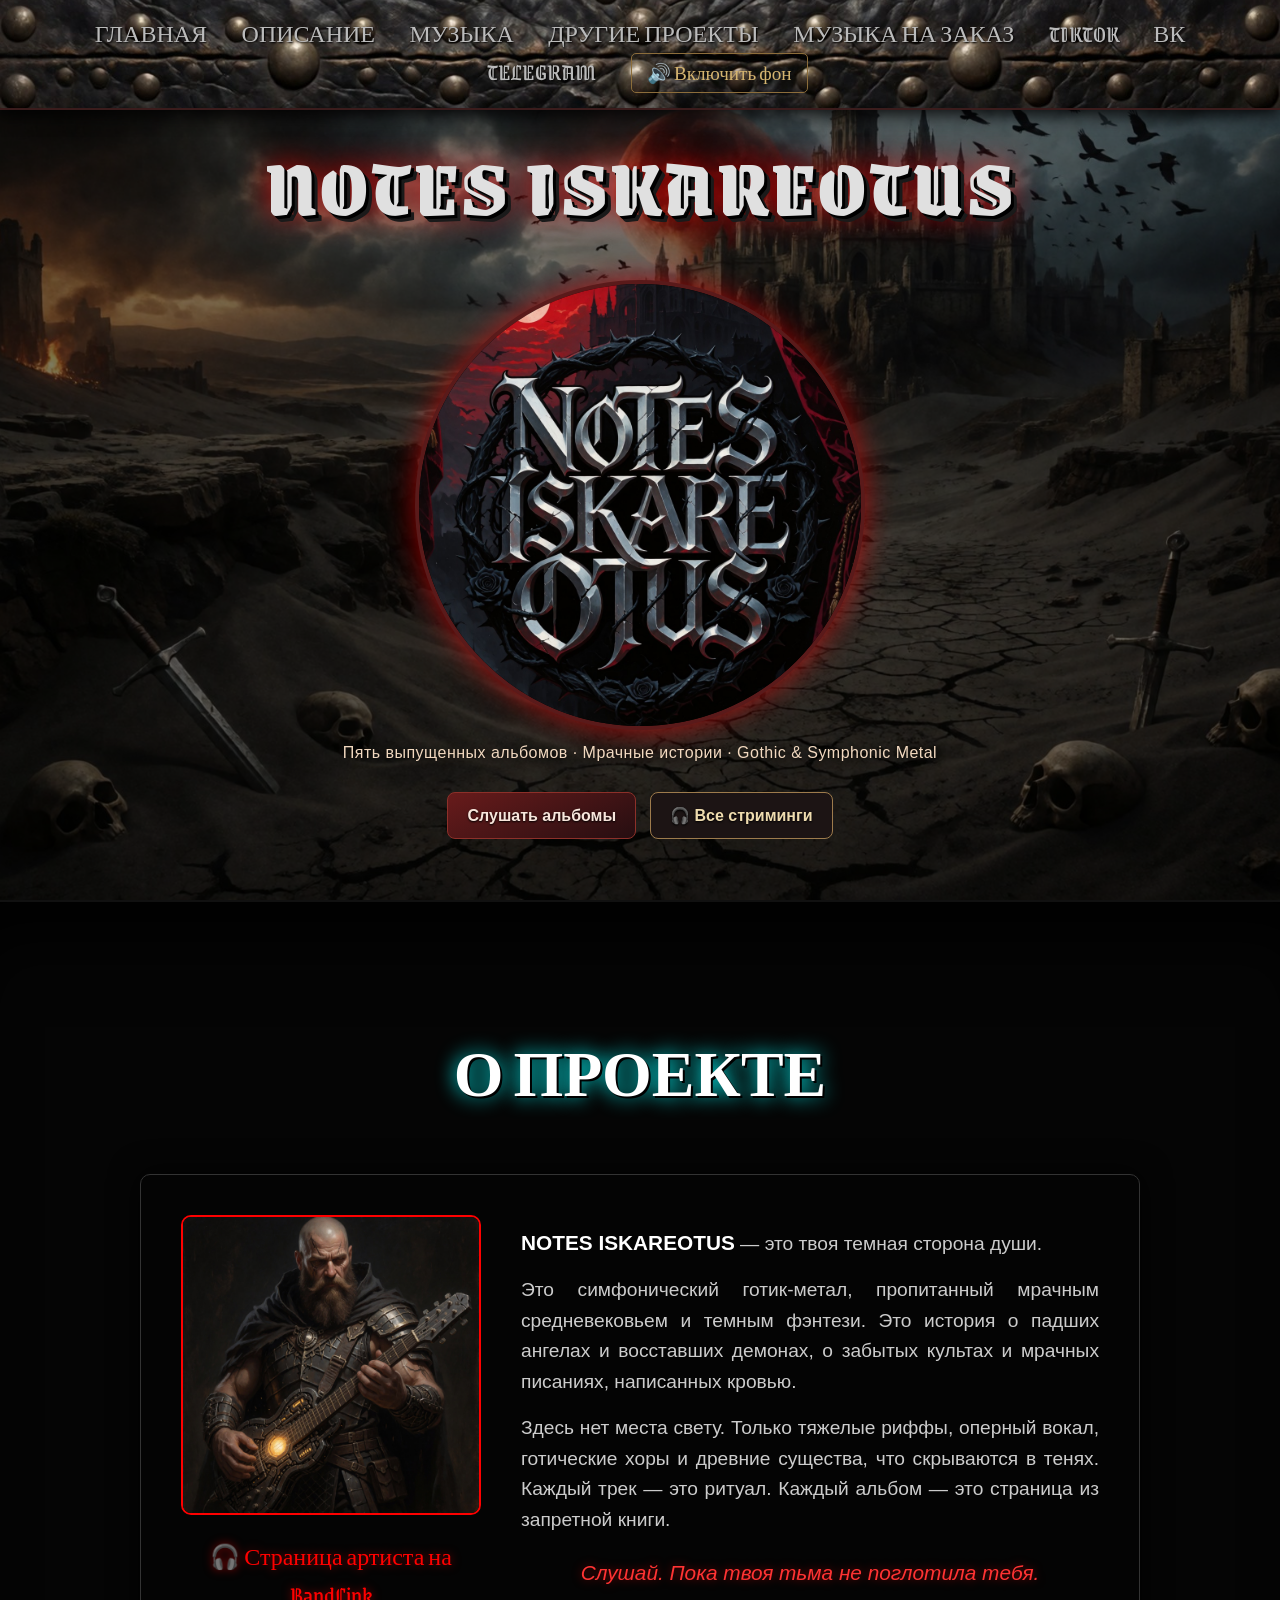
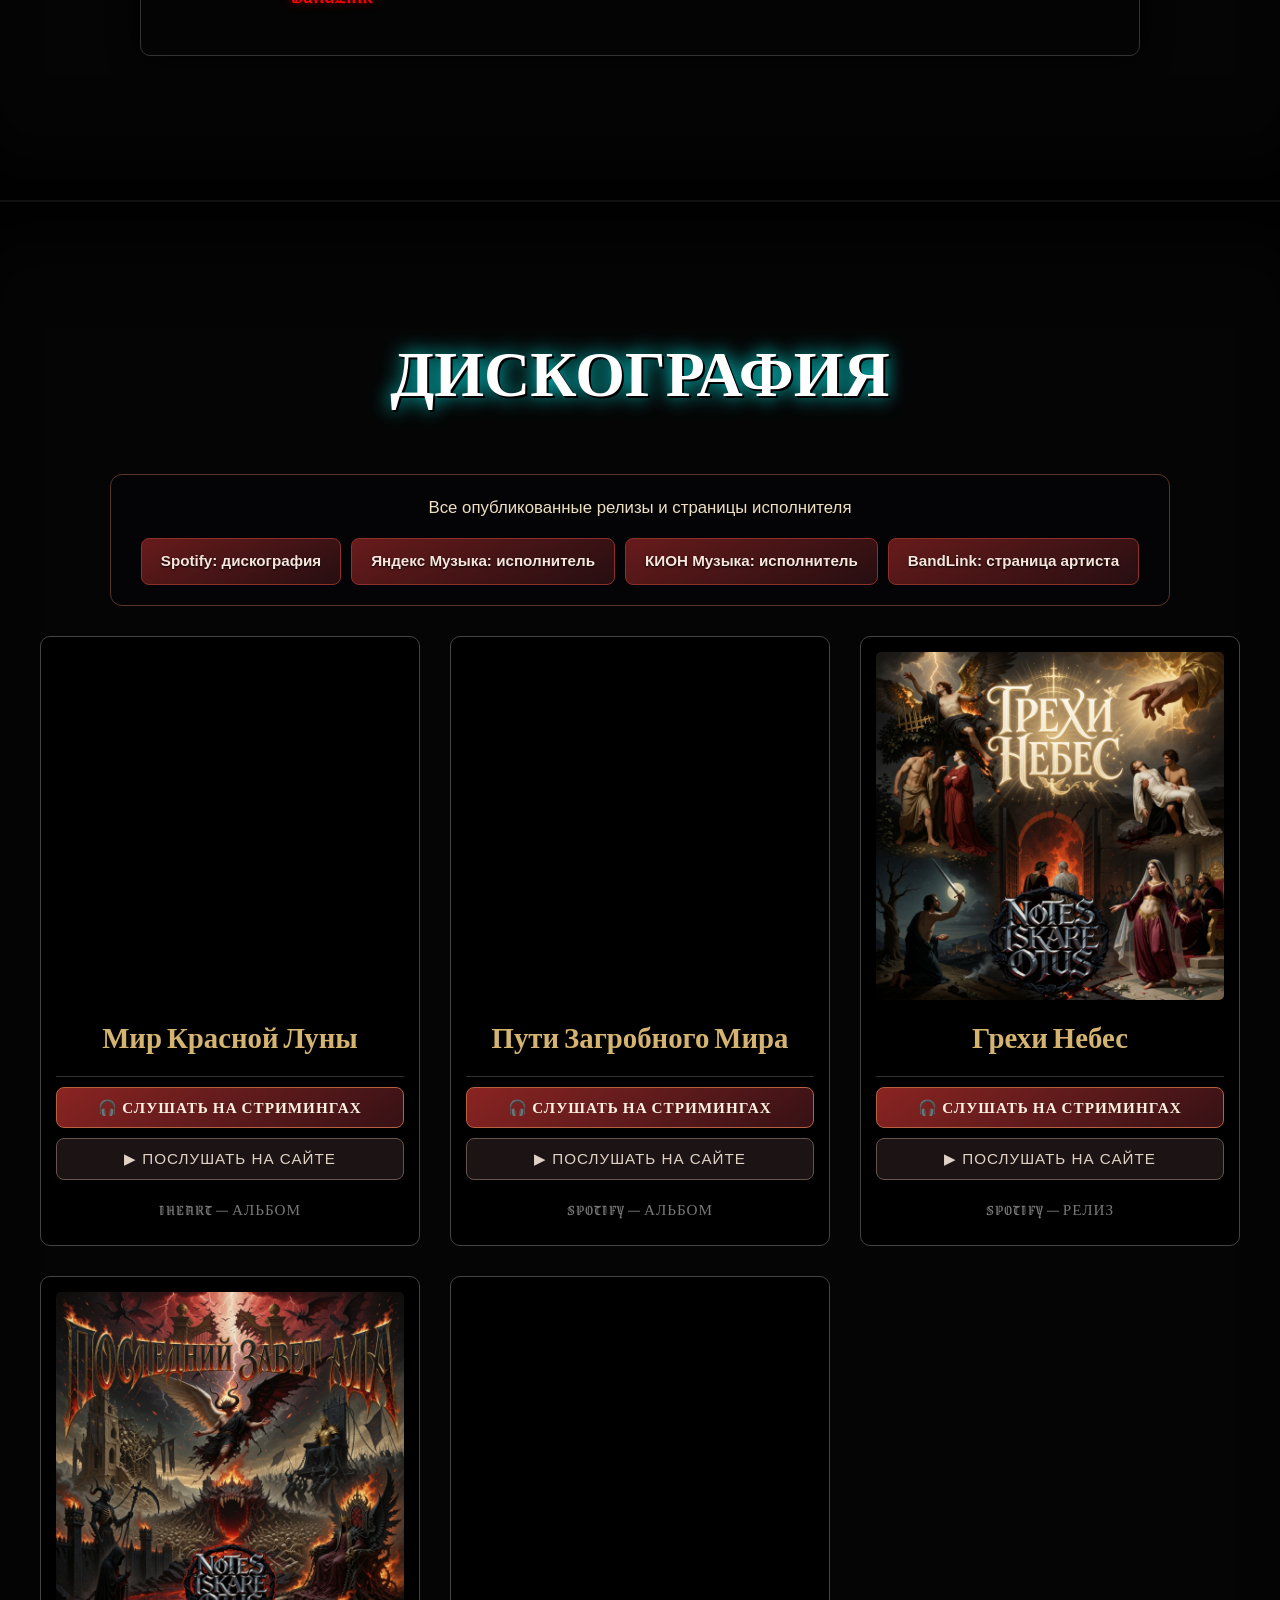
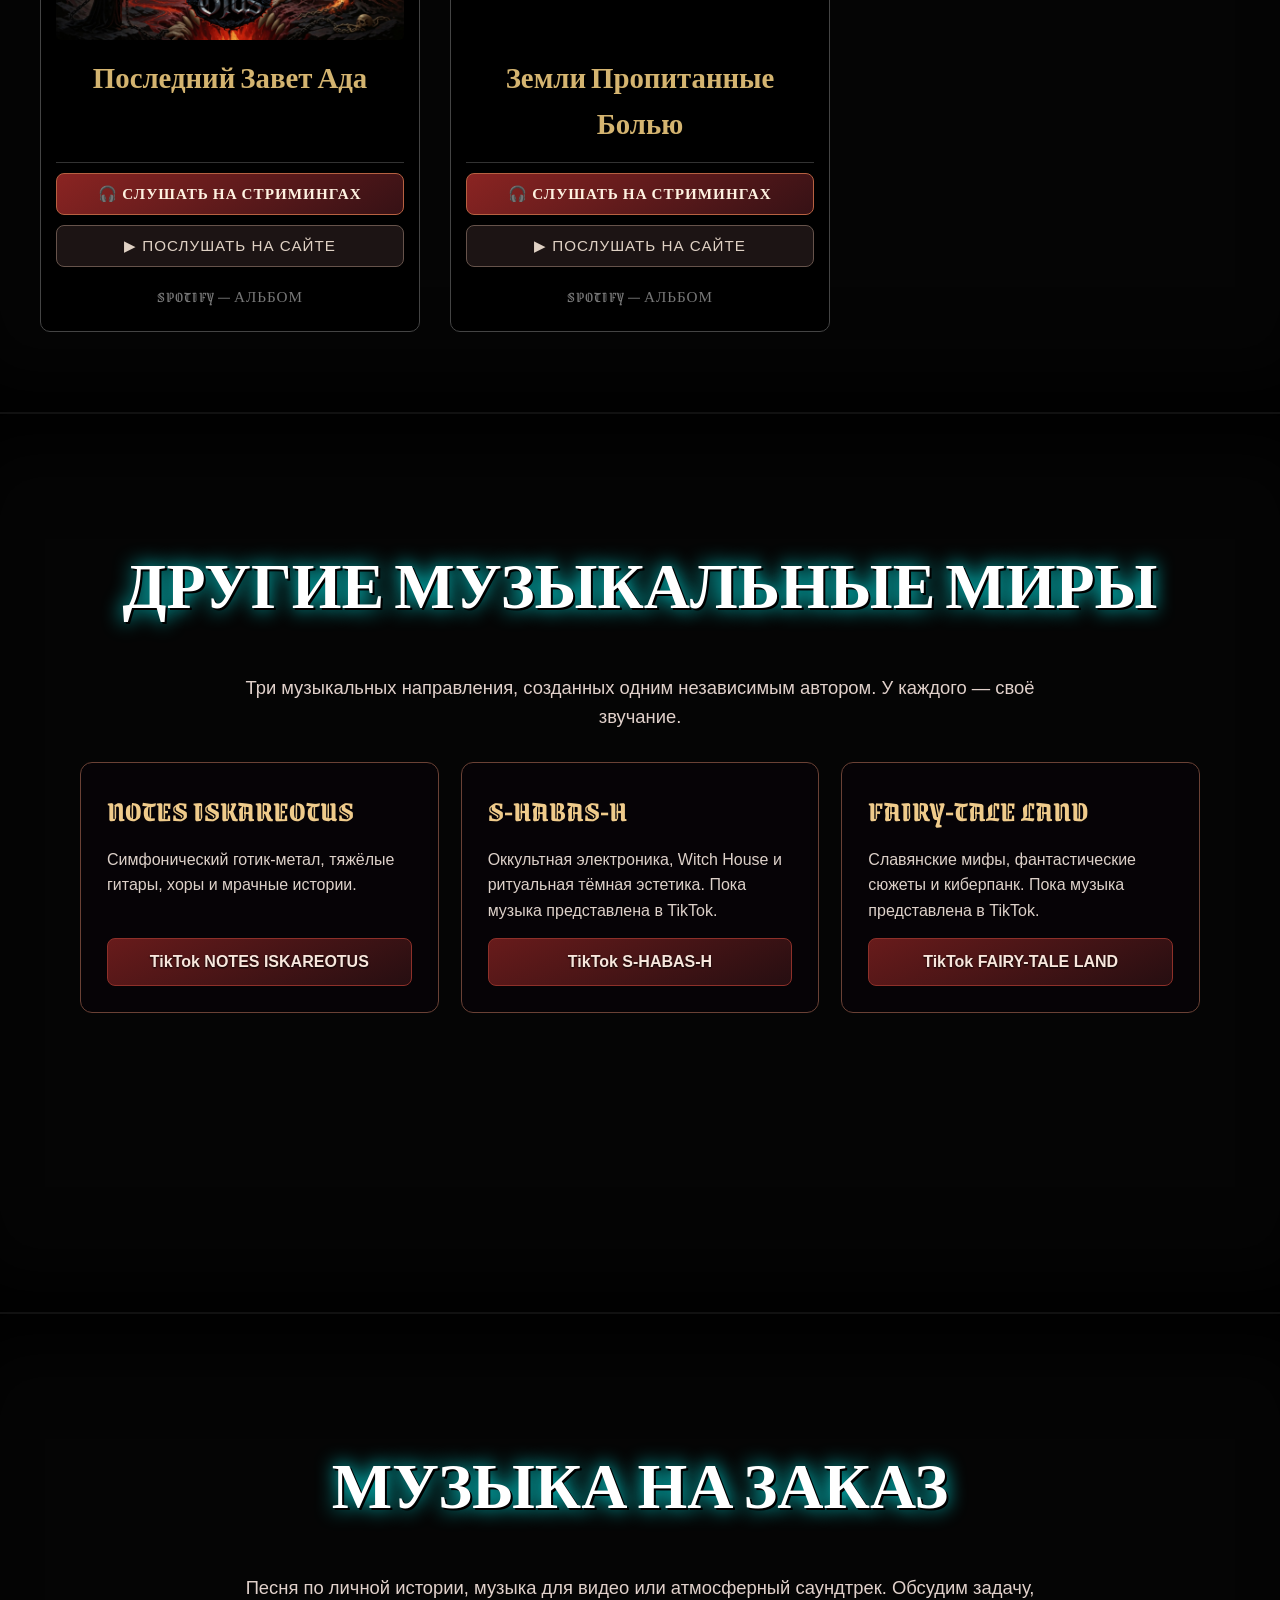
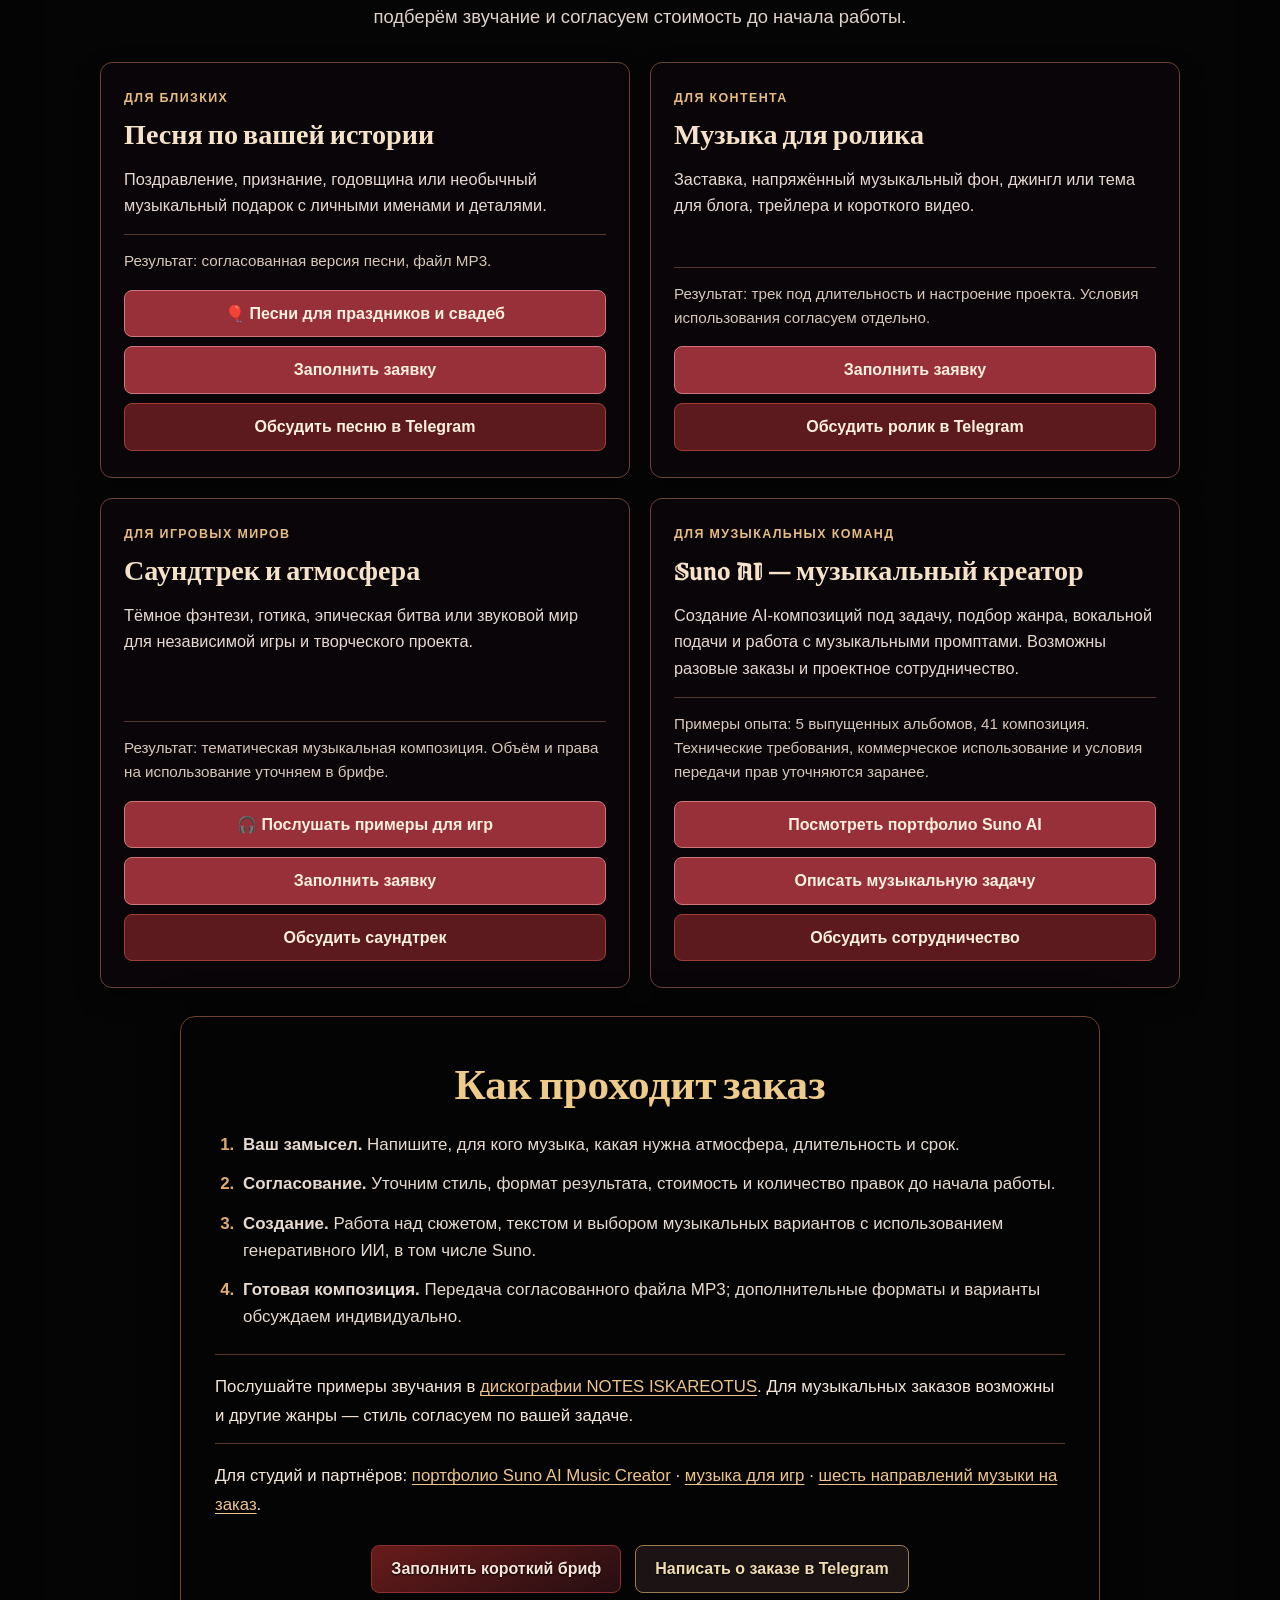
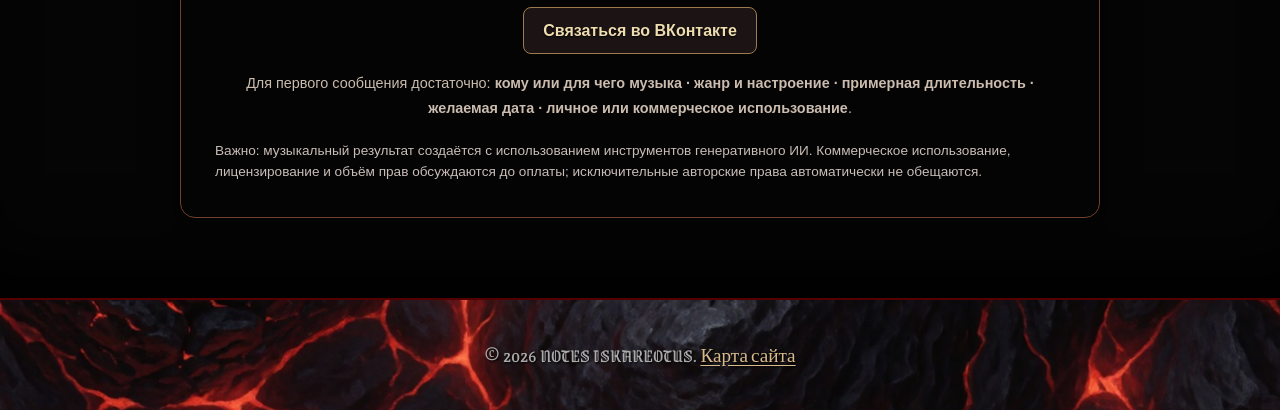
<file: index.html>
<!DOCTYPE html>
<html lang="ru">
<head>
    <meta charset="UTF-8">
    <meta name="viewport" content="width=device-width, initial-scale=1.0">
    <meta name="msvalidate.01" content="BDC051BB489FD8631C61DF333D90BCCA">
    <meta name="google-site-verification" content="Qr3pOp4AEh4uGqpzGjLwLFsWjzuEXOeBBRC4QOm9H2o">
    <title>NOTES ISKAREOTUS — официальный музыкальный сайт</title>
    <meta name="description" content="NOTES ISKAREOTUS — симфонический готик-метал, тёмное фэнтези, пять альбомов и музыка для слушателей.">
    <meta name="theme-color" content="#080506">
    <link rel="icon" type="image/jpeg" href="images/logo.jpg">
    <link rel="canonical" href="https://lipatow1991-coder.github.io/notes-iskareotus-/">
    <link rel="sitemap" type="application/xml" href="sitemap.xml">
    <meta property="og:type" content="website">
    <meta property="og:locale" content="ru_RU">
    <meta property="og:title" content="NOTES ISKAREOTUS — музыка, альбомы и творческие проекты">
    <meta property="og:description" content="Симфонический готик-метал, готическое фэнтези, пять релизов. Слушайте музыку и знакомьтесь с другими проектами автора.">
    <meta property="og:image" content="https://lipatow1991-coder.github.io/notes-iskareotus-/images/logo.jpg">
    <script type="application/ld+json">{"@context":"https://schema.org","@type":"MusicGroup","name":"NOTES ISKAREOTUS","genre":["Symphonic gothic metal","Dark fantasy metal"],"url":"https://lipatow1991-coder.github.io/notes-iskareotus-/","sameAs":["https://www.tiktok.com/@notesiskareotus","https://open.spotify.com/artist/7x7m8jPYnWod0TBNC439X2","https://music.yandex.ru/artist/26548838","https://band.link/ZZAbz"]}</script>
    <link href="https://fonts.googleapis.com/css2?family=Grenze+Gotisch:wght@400;700;900&display=swap" rel="stylesheet">
    <link rel="stylesheet" href="css/style.css">
</head>
<body>

    <div id="sparks-container"></div>

<audio id="clickSound" src="sounds/click.mp3" preload="auto"></audio>
    <audio id="bgMusic" src="sounds/ambient.mp3" loop></audio>

    <nav aria-label="Основная навигация">
        <a href="#home">Главная</a>
        <a href="#about">Описание</a>
        <a href="#music">Музыка</a>
        <a href="#projects">Другие проекты</a>
        <a href="#orders">Музыка на заказ</a>
        <a href="https://www.tiktok.com/@notesiskareotus" target="_blank" rel="noopener noreferrer">TikTok</a>
        <a href="https://vk.com/notesiskareotus" target="_blank" rel="noopener noreferrer">ВК</a>
        <a href="https://t.me/Wechernihuter" target="_blank" rel="noopener noreferrer">Telegram</a>
        <button id="musicBtn" class="music-btn" type="button" aria-pressed="false">🔊 Включить фон</button>
    </nav>

    <section id="home" class="hero-section">
        <div class="hero-content fade-in">
            <h2 class="hero-subtitle">НЕЗАВИСИМЫЙ МУЗЫКАЛЬНЫЙ ПРОЕКТ</h2>
            <h1 class="hero-title">NOTES ISKAREOTUS</h1>
            <div class="logo-container">
                <img src="images/logo.jpg" alt="NOTES ISKAREOTUS Logo" class="main-logo">
            </div>
            <p class="hero-discovery">Пять выпущенных альбомов · Мрачные истории · Gothic & Symphonic Metal</p>
            <div class="hero-actions">
                <a class="primary-cta" href="#music">Слушать альбомы</a>
                <a class="secondary-cta" href="https://band.link/ZZAbz" target="_blank" rel="noopener noreferrer">🎧 Все стриминги</a>
            </div>
        </div>
    </section>

    <section id="about" class="content-section bg-runes">
        <h2 class="section-title fade-in">О ПРОЕКТЕ</h2>
        <div class="about-container fade-in">
            <div class="about-image">
                <img src="images/about_photo.jpg" alt="Notes Iskareotus Musician">
                <div style="text-align: center; margin-top: 15px;">
                    <a href="https://band.link/ZZAbz" target="_blank" rel="noopener noreferrer" style="color: #ff0000; font-family: 'Grenze Gotisch', serif; font-size: 1.5rem; text-decoration: none; text-shadow: 0 0 10px rgba(255,0,0,0.5); transition: 0.3s;">
                        🎧 Страница артиста на BandLink
                    </a>
                </div>
            </div>
            <div class="description-box">
                <p><strong>NOTES ISKAREOTUS</strong> — это твоя темная сторона души.</p>
                <p>Это симфонический готик-метал, пропитанный мрачным средневековьем и темным фэнтези. Это история о падших ангелах и восставших демонах, о забытых культах и мрачных писаниях, написанных кровью.</p>
                <p>Здесь нет места свету. Только тяжелые риффы, оперный вокал, готические хоры и древние существа, что скрываются в тенях. Каждый трек — это ритуал. Каждый альбом — это страница из запретной книги.</p>
                <p class="highlight-text">Слушай. Пока твоя тьма не поглотила тебя.</p>
            </div>
        </div>
    </section>

    <section id="music" class="content-section bg-dungeon">
        <h2 class="section-title fade-in">ДИСКОГРАФИЯ</h2>
        

        <div class="platform-strip" aria-label="Музыкальные платформы">
            <p>Все опубликованные релизы и страницы исполнителя</p>
            <div class="platform-buttons">
                <a href="https://open.spotify.com/artist/7x7m8jPYnWod0TBNC439X2/discography" target="_blank" rel="noopener noreferrer">Spotify: дискография</a>
                <a href="https://music.yandex.ru/artist/26548838" target="_blank" rel="noopener noreferrer">Яндекс Музыка: исполнитель</a>
                <a href="https://music.mts.ru/artist/26548838" target="_blank" rel="noopener noreferrer">КИОН Музыка: исполнитель</a>
                <a href="https://band.link/ZZAbz" target="_blank" rel="noopener noreferrer">BandLink: страница артиста</a>
            </div>
        </div>
        <div class="album-grid">
            <div class="album-card fade-in">
                <img loading="lazy" decoding="async" src="images/album1.jpg" alt="Мир Красной Луны">
                <h3>Мир Красной Луны</h3>
                <div class="album-actions">
                    <a href="https://band.link/QFJIl" target="_blank" rel="noopener noreferrer" class="music-platform-link stream-primary" aria-label="BandLink: Мир Красной Луны">🎧 Слушать на стримингах</a>
                    <button type="button" class="music-platform-link album-play-button" onclick="openAlbum('Мир Красной Луны', 'music/album1', [
                        { file: '01.mp3', title: 'Бал Маскарад' }, { file: '02.mp3', title: 'Первородная Кровь' },
                        { file: '03.mp3', title: 'Шпили с Горгульями' }, { file: '04.mp3', title: 'Моя Душа' },
                        { file: '05.mp3', title: 'Лес Теней' }, { file: '06.mp3', title: 'Темный Дворецкий' },
                        { file: '07.mp3', title: 'Поля Красных Цветов' }, { file: '08.mp3', title: 'Станцуй Последний Раз' },
                        { file: '09.mp3', title: 'Слезы Темных Волн' }, { file: '10.mp3', title: 'Любовь в Объятьях Ночи' }
                    ])">▶ Послушать на сайте</button>
                    <a href="https://www.iheart.com/artist/notes-iskareotus-52176447/albums/-429440663/" target="_blank" rel="noopener noreferrer" class="music-platform-link" aria-label="Мир Красной Луны: iHeart — альбом">iHeart — альбом</a>
                </div>
            </div>
            
            <div class="album-card fade-in">
                <img loading="lazy" decoding="async" src="images/album2.jpg" alt="Пути Загробного Мира">
                <h3>Пути Загробного Мира</h3>
                <div class="album-actions">
                    <a href="https://band.link/OW9IO" target="_blank" rel="noopener noreferrer" class="music-platform-link stream-primary" aria-label="BandLink: Пути Загробного Мира">🎧 Слушать на стримингах</a>
                    <button type="button" class="music-platform-link album-play-button" onclick="openAlbum('Пути Загробного Мира', 'music/album2', [
                        { file: '01.mp3', title: 'Некромантия' }, { file: '02.mp3', title: 'Некрополис из Тлена' },
                        { file: '03.mp3', title: 'Кладбище Драконов' }, { file: '04.mp3', title: 'Темницы Проклятых' },
                        { file: '05.mp3', title: 'Кровавая Принцесса' }, { file: '06.mp3', title: 'Курганы Вечных Песен' },
                        { file: '07.mp3', title: 'Лабиринты из Шелка' }, { file: '08.mp3', title: 'Симфония Лича' }
                    ])">▶ Послушать на сайте</button>
                    <a href="https://open.spotify.com/album/4H2ua5yloYhhaZg8XO0OPh" target="_blank" rel="noopener noreferrer" class="music-platform-link" aria-label="Пути Загробного Мира: Spotify — альбом">Spotify — альбом</a>
                </div>
            </div>
            
            <div class="album-card fade-in">
                <img loading="lazy" decoding="async" src="images/album3.jpg" alt="Грехи Небес">
                <h3>Грехи Небес</h3>
                <div class="album-actions">
                    <a href="https://band.link/4qaw4" target="_blank" rel="noopener noreferrer" class="music-platform-link stream-primary" aria-label="BandLink: Грехи Небес">🎧 Слушать на стримингах</a>
                    <button type="button" class="music-platform-link album-play-button" onclick="openAlbum('Грехи Небес', 'music/album3', [
                        { file: '01.mp3', title: 'Падение Люцифера' }, { file: '02.mp3', title: 'Первый Грех' },
                        { file: '03.mp3', title: 'Первая Женщина' }, { file: '04.mp3', title: 'Ад Данте' },
                        { file: '05.mp3', title: 'Саломея' }, { file: '06.mp3', title: 'Тридцать Монет' }
                    ])">▶ Послушать на сайте</button>
                    <a href="https://open.spotify.com/album/3oR4PMqYG78z63fw93By2l" target="_blank" rel="noopener noreferrer" class="music-platform-link" aria-label="Грехи Небес: Spotify — релиз">Spotify — релиз</a>
                </div>
            </div>
            
            <div class="album-card fade-in">
                <img loading="lazy" decoding="async" src="images/album4.jpg" alt="Последний Завет Ада">
                <h3>Последний Завет Ада</h3>
                <div class="album-actions">
                    <a href="https://band.link/cI1AL" target="_blank" rel="noopener noreferrer" class="music-platform-link stream-primary" aria-label="BandLink: Последний Завет Ада">🎧 Слушать на стримингах</a>
                    <button type="button" class="music-platform-link album-play-button" onclick="openAlbum('Последний Завет Ада', 'music/album4', [
                        { file: '01.mp3', title: 'Апокалипсис' }, { file: '02.mp3', title: 'Огонь Обжигающий Небеса' },
                        { file: '03.mp3', title: 'Престол Бездны' }, { file: '04.mp3', title: 'Падший Серафим' },
                        { file: '05.mp3', title: 'Дюны Боли' }, { file: '06.mp3', title: 'Огненная Река' },
                        { file: '07.mp3', title: 'Глубины Чревоугодия' }, { file: '08.mp3', title: 'Холмы Наслаждения' },
                        { file: '09.mp3', title: 'Я Есть Легион' }
                    ])">▶ Послушать на сайте</button>
                    <a href="https://open.spotify.com/album/46SamwdEtzMplhnjJM3x2G" target="_blank" rel="noopener noreferrer" class="music-platform-link" aria-label="Последний Завет Ада: Spotify — альбом">Spotify — альбом</a>
                </div>
            </div>
            
            <div class="album-card fade-in">
                <img loading="lazy" decoding="async" src="images/album5.jpg" alt="Земли Пропитанные Болью">
                <h3>Земли Пропитанные Болью</h3>
                <div class="album-actions">
                    <a href="https://band.link/BB21t" target="_blank" rel="noopener noreferrer" class="music-platform-link stream-primary" aria-label="BandLink: Земли Пропитанные Болью">🎧 Слушать на стримингах</a>
                    <button type="button" class="music-platform-link album-play-button" onclick="openAlbum('Земли Пропитанные Болью', 'music/album5', [
                        { file: '01.mp3', title: 'Чумной Доктор' }, { file: '02.mp3', title: 'Святой Инквизитор' },
                        { file: '03.mp3', title: 'Голубая Кровь' }, { file: '04.mp3', title: 'Бездушная Толпа' },
                        { file: '05.mp3', title: 'Голод' }, { file: '06.mp3', title: 'Война' },
                        { file: '07.mp3', title: 'Красная Графиня' }, { file: '08.mp3', title: 'Пепел Империи' }
                    ])">▶ Послушать на сайте</button>
                    <a href="https://open.spotify.com/album/0d7dHUuxMsRQg1vZ2daqdB" target="_blank" rel="noopener noreferrer" class="music-platform-link" aria-label="Земли Пропитанные Болью: Spotify — альбом">Spotify — альбом</a>
                </div>
            </div>
        </div>
    </section>


    <section id="projects" class="content-section bg-runes">
        <h2 class="section-title fade-in">ДРУГИЕ МУЗЫКАЛЬНЫЕ МИРЫ</h2>
        <p class="section-lead">Три музыкальных направления, созданных одним независимым автором. У каждого — своё звучание.</p>
        <div class="projects-grid">
            <article class="project-card">
                <h3>NOTES ISKAREOTUS</h3>
                <p>Симфонический готик-метал, тяжёлые гитары, хоры и мрачные истории.</p>
                <a href="https://www.tiktok.com/@notesiskareotus" target="_blank" rel="noopener noreferrer">TikTok NOTES ISKAREOTUS</a>
            </article>
            <article class="project-card">
                <h3>S-HABAS-H</h3>
                <p>Оккультная электроника, Witch House и ритуальная тёмная эстетика. Пока музыка представлена в TikTok.</p>
                <a href="https://www.tiktok.com/@shabash6775" target="_blank" rel="noopener noreferrer">TikTok S-HABAS-H</a>
            </article>
            <article class="project-card">
                <h3>FAIRY-TALE LAND</h3>
                <p>Славянские мифы, фантастические сюжеты и киберпанк. Пока музыка представлена в TikTok.</p>
                <a href="https://www.tiktok.com/@fairytale.land07" target="_blank" rel="noopener noreferrer">TikTok FAIRY-TALE LAND</a>
            </article>
        </div>
    </section>

    <section id="orders" class="content-section bg-dungeon">
        <h2 class="section-title fade-in">МУЗЫКА НА ЗАКАЗ</h2>
        <p class="section-lead">Песня по личной истории, музыка для видео или атмосферный саундтрек. Обсудим задачу, подберём звучание и согласуем стоимость до начала работы.</p>

        <div class="order-offers" aria-label="Форматы музыкальных заказов">
            <article class="order-offer">
                <div class="order-offer-label">Для близких</div>
                <h3>Песня по вашей истории</h3>
                <p>Поздравление, признание, годовщина или необычный музыкальный подарок с личными именами и деталями.</p>
                <p class="order-offer-result">Результат: согласованная версия песни, файл MP3.</p>
                <a class="brief-link" href="music-for-events.html">🎈 Песни для праздников и свадеб</a>
                <a class="brief-link" href="zakaz-muzyki.html?service=personal">Заполнить заявку</a>
                <a href="https://t.me/Wechernihuter" target="_blank" rel="noopener noreferrer">Обсудить песню в Telegram</a>
            </article>
            <article class="order-offer">
                <div class="order-offer-label">Для контента</div>
                <h3>Музыка для ролика</h3>
                <p>Заставка, напряжённый музыкальный фон, джингл или тема для блога, трейлера и короткого видео.</p>
                <p class="order-offer-result">Результат: трек под длительность и настроение проекта. Условия использования согласуем отдельно.</p>
                <a class="brief-link" href="zakaz-muzyki.html?service=video">Заполнить заявку</a>
                <a href="https://t.me/Wechernihuter" target="_blank" rel="noopener noreferrer">Обсудить ролик в Telegram</a>
            </article>
            <article class="order-offer">
                <div class="order-offer-label">Для игровых миров</div>
                <h3>Саундтрек и атмосфера</h3>
                <p>Тёмное фэнтези, готика, эпическая битва или звуковой мир для независимой игры и творческого проекта.</p>
                <p class="order-offer-result">Результат: тематическая музыкальная композиция. Объём и права на использование уточняем в брифе.</p>
                <a class="brief-link" href="music-for-games.html">🎧 Послушать примеры для игр</a>
                <a class="brief-link" href="zakaz-muzyki.html?service=game">Заполнить заявку</a>
                <a href="https://t.me/Wechernihuter" target="_blank" rel="noopener noreferrer">Обсудить саундтрек</a>
            </article>
            <article class="order-offer">
                <div class="order-offer-label">Для музыкальных команд</div>
                <h3>Suno AI — музыкальный креатор</h3>
                <p>Создание AI-композиций под задачу, подбор жанра, вокальной подачи и работа с музыкальными промптами. Возможны разовые заказы и проектное сотрудничество.</p>
                <p class="order-offer-result">Примеры опыта: 5 выпущенных альбомов, 41 композиция. Технические требования, коммерческое использование и условия передачи прав уточняются заранее.</p>
                <a class="brief-link" href="suno-portfolio.html">Посмотреть портфолио Suno AI</a>
                <a class="brief-link" href="zakaz-muzyki.html?service=other&utm_source=direct">Описать музыкальную задачу</a>
                <a href="https://t.me/Wechernihuter" target="_blank" rel="noopener noreferrer">Обсудить сотрудничество</a>
            </article>
        </div>

        <div class="orders-panel">
            <h3>Как проходит заказ</h3>
            <ol class="order-steps">
                <li><strong>Ваш замысел.</strong> Напишите, для кого музыка, какая нужна атмосфера, длительность и срок.</li>
                <li><strong>Согласование.</strong> Уточним стиль, формат результата, стоимость и количество правок до начала работы.</li>
                <li><strong>Создание.</strong> Работа над сюжетом, текстом и выбором музыкальных вариантов с использованием генеративного ИИ, в том числе Suno.</li>
                <li><strong>Готовая композиция.</strong> Передача согласованного файла MP3; дополнительные форматы и варианты обсуждаем индивидуально.</li>
            </ol>
            <p class="order-proof">Послушайте примеры звучания в <a href="#music">дискографии NOTES ISKAREOTUS</a>. Для музыкальных заказов возможны и другие жанры — стиль согласуем по вашей задаче.</p>
            <p class="order-proof">Для студий и партнёров: <a href="suno-portfolio.html">портфолио Suno AI Music Creator</a> · <a href="music-for-games.html">музыка для игр</a> · <a href="commercial-demos.html">шесть направлений музыки на заказ</a>.</p>
            <div class="hero-actions">
                <a class="primary-cta" href="zakaz-muzyki.html">Заполнить короткий бриф</a>
                <a class="secondary-cta" href="https://t.me/Wechernihuter" target="_blank" rel="noopener noreferrer">Написать о заказе в Telegram</a>
                <a class="secondary-cta" href="https://vk.com/notesiskareotus" target="_blank" rel="noopener noreferrer">Связаться во ВКонтакте</a>
            </div>
            <p class="orders-note">Для первого сообщения достаточно: <strong>кому или для чего музыка · жанр и настроение · примерная длительность · желаемая дата · личное или коммерческое использование</strong>.</p>
            <p class="orders-disclosure">Важно: музыкальный результат создаётся с использованием инструментов генеративного ИИ. Коммерческое использование, лицензирование и объём прав обсуждаются до оплаты; исключительные авторские права автоматически не обещаются.</p>
        </div>
    </section>

    <footer>
        <p>© 2026 NOTES ISKAREOTUS. <a href="sitemap.xml" aria-label="XML-карта сайта">Карта сайта</a></p>
    </footer>

    <!-- ВСПЛЫВАЮЩЕЕ ОКНО ПЛЕЕРА -->
    <div id="albumModal" class="modal" role="dialog" aria-modal="true" aria-hidden="true" aria-labelledby="modalTitle">
        <div class="modal-content">
            <button type="button" class="close-btn" aria-label="Закрыть плеер" onclick="closeAlbum()">&times;</button>
            <h2 id="modalTitle">Название альбома</h2>
            
            <!-- ЭКВАЛАЙЗЕР -->
            <div class="eq-container">
                <div class="eq-bar"></div>
                <div class="eq-bar"></div>
                <div class="eq-bar"></div>
                <div class="eq-bar"></div>
                <div class="eq-bar"></div>
            </div>

            <div id="trackList" class="track-list"></div>
            <audio id="modalPlayer" controls preload="none" style="width: 100%; margin-top: 20px;"></audio>
            <p id="playerStatus" class="player-status" role="status" aria-live="polite"></p>
            <button id="shakeBtn" class="shake-btn">📳 ВКЛЮЧИТЬ ТРЯСКУ</button>
        </div>
    </div>

    <script src="js/script.js"></script>
</body>
</html>
</file>
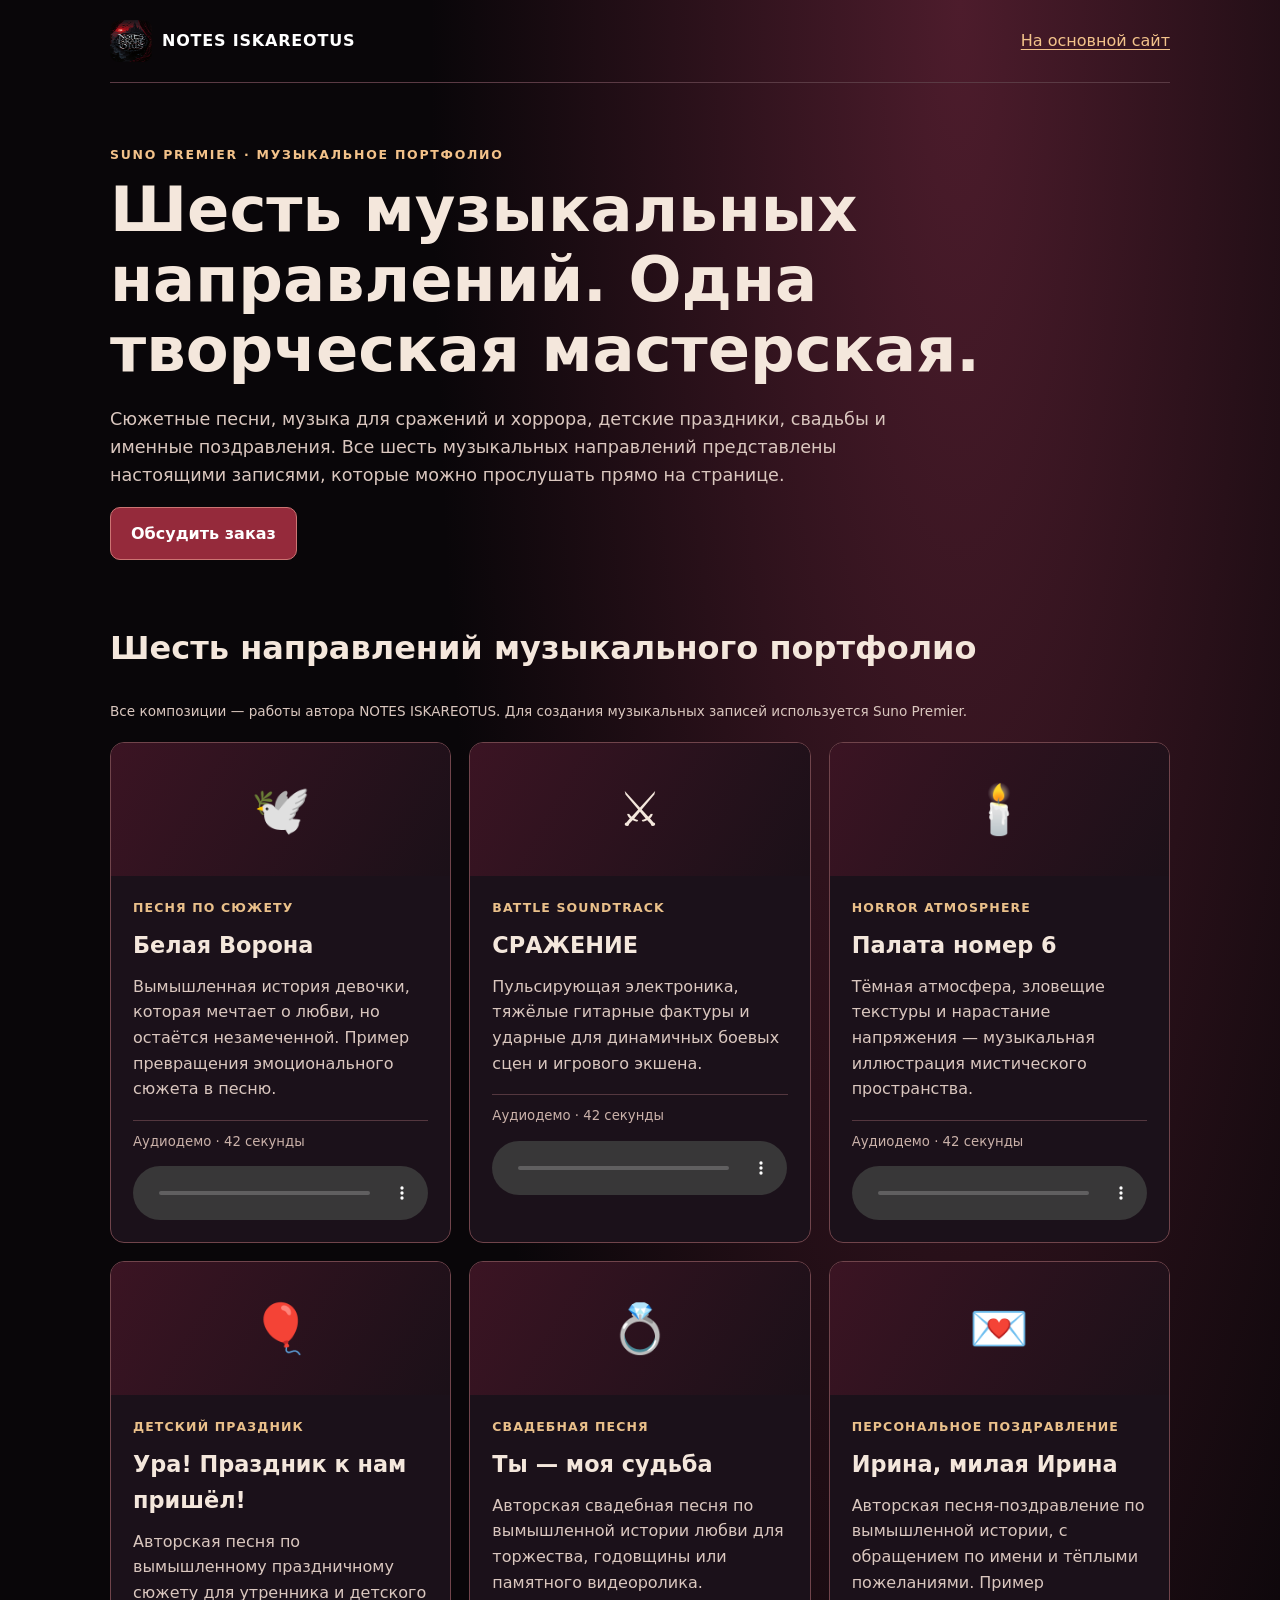
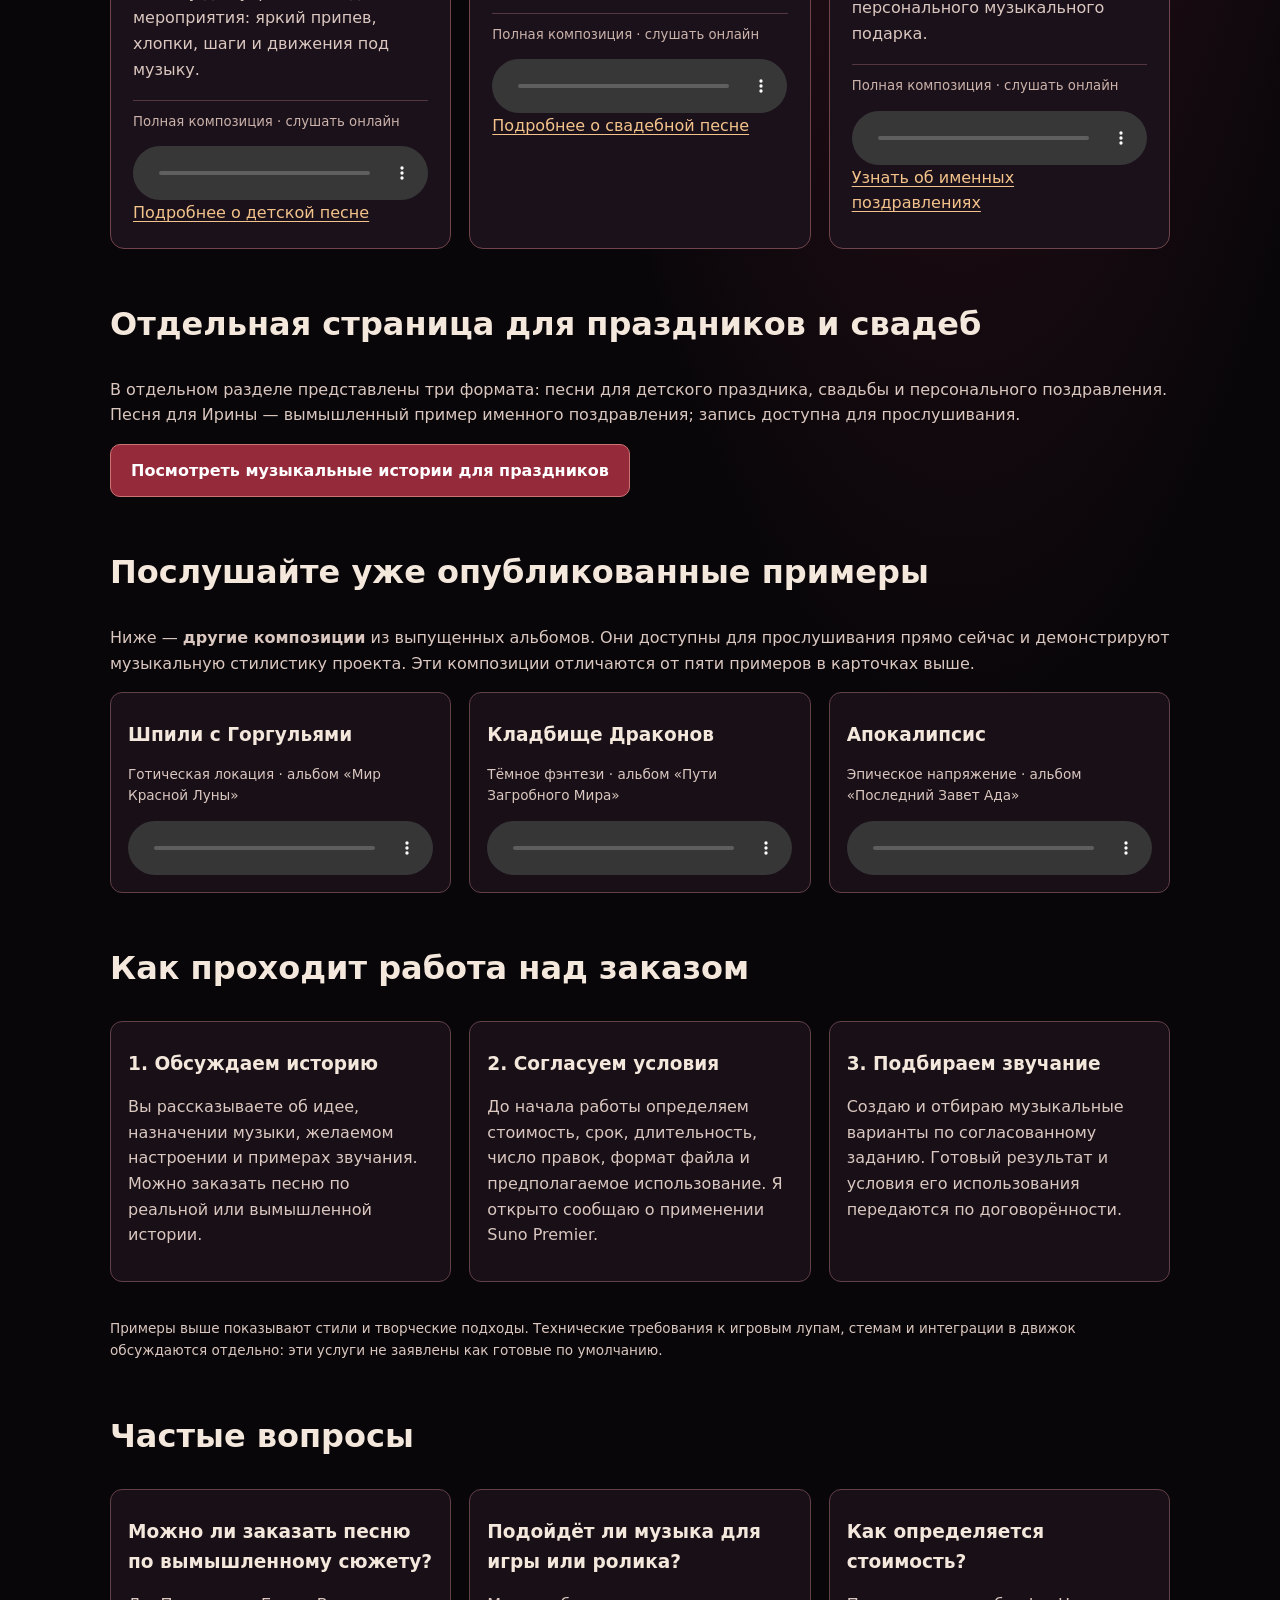
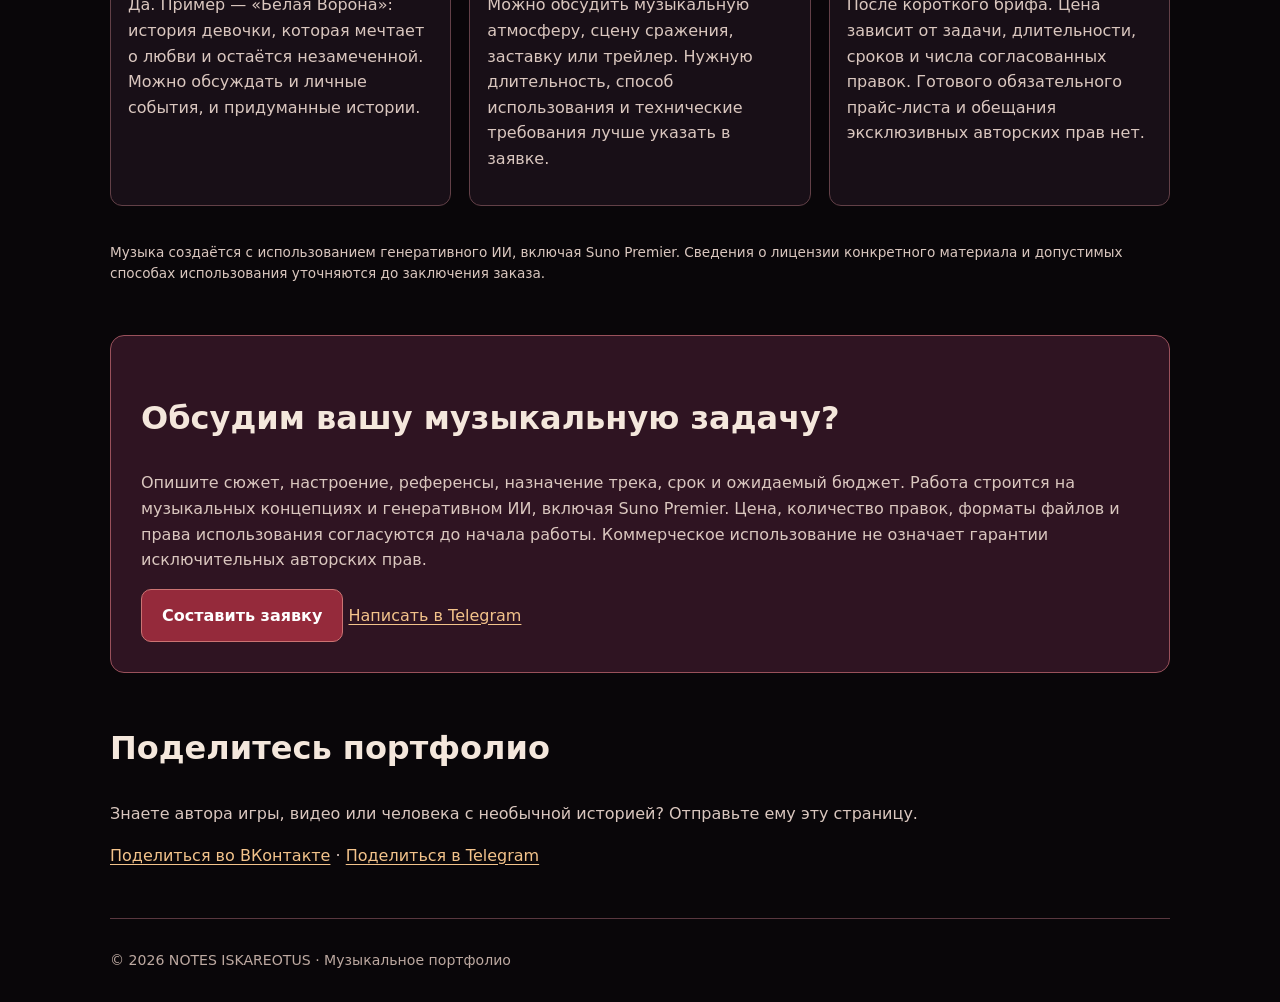
<file: commercial-demos.html>
<!doctype html>
<html lang="ru"><head><meta charset="utf-8"><meta name="viewport" content="width=device-width,initial-scale=1"><meta name="theme-color" content="#0d080d"><title>Портфолио: шесть направлений музыки — NOTES ISKAREOTUS</title><meta name="description" content="Шесть направлений музыки NOTES ISKAREOTUS: сюжетные песни, саундтреки для игр и хоррора, детские праздники, свадьбы и именные поздравления. Suno Premier."><link rel="icon" href="images/logo.jpg" type="image/jpeg"><link rel="canonical" href="https://lipatow1991-coder.github.io/notes-iskareotus-/commercial-demos.html"><meta property="og:type" content="website"><meta property="og:locale" content="ru_RU"><meta property="og:title" content="Портфолио: шесть направлений музыки — NOTES ISKAREOTUS"><meta property="og:description" content="Песни по историям, музыка для сражений и хоррора, детских праздников, свадеб и именных поздравлений. Примеры и заявка с раскрытием использования Suno Premier."><meta property="og:url" content="https://lipatow1991-coder.github.io/notes-iskareotus-/commercial-demos.html"><meta property="og:image" content="https://lipatow1991-coder.github.io/notes-iskareotus-/images/logo.jpg"><meta name="twitter:card" content="summary_large_image"><style>
:root{color-scheme:dark;font-family:system-ui,-apple-system,'Segoe UI',sans-serif;background:#090609;color:#f4e7dc}*{box-sizing:border-box}body{margin:0;line-height:1.6;background:radial-gradient(ellipse at 75% 0,#4d1c2c,transparent 39%),#090609}a{color:#f3c38b;text-underline-offset:3px}header,main,footer{width:min(1060px,calc(100% - 32px));margin:auto}header{padding:20px 0;border-bottom:1px solid #5a3a44;display:flex;justify-content:space-between;gap:15px;align-items:center;flex-wrap:wrap}.brand{display:flex;gap:10px;align-items:center;color:#fff;text-decoration:none;font-weight:800;letter-spacing:.05em}.brand img{height:42px;width:42px;border-radius:9px}h1{font-size:clamp(2rem,5.4vw,3.9rem);line-height:1.12;margin:10px 0 20px}h2{font-size:clamp(1.5rem,3vw,2rem)}p{color:#dac7bf}.hero{padding:62px 0 36px}.eyebrow{color:#f3c28a;font-size:.78rem;font-weight:800;letter-spacing:.14em;text-transform:uppercase}.lead{max-width:790px;font-size:1.1rem}.grid{display:grid;grid-template-columns:repeat(3,minmax(0,1fr));gap:18px;margin:20px 0 36px}.card{min-width:0;background:#1b111a;border:1px solid #70444b;border-radius:14px;overflow:hidden}.card .top{padding:28px 20px;background:linear-gradient(120deg,#3b1423,#1b1018);text-align:center;font-size:3rem}.body{padding:22px}.tag{font-size:.78rem;font-weight:800;color:#eac08a;text-transform:uppercase;letter-spacing:.09em}h3{font-size:1.4rem;margin:10px 0}.card p{margin:0}.status{font-size:.83rem;color:#cbb2aa;margin-top:18px;padding-top:10px;border-top:1px solid #54373f}.btn{display:inline-block;background:#952a3b;color:#fff;border:1px solid #cc7473;border-radius:10px;text-decoration:none;padding:13px 20px;font-weight:750}.btn:hover,.btn:focus-visible{background:#b73347}.section{margin:50px 0}.music{display:grid;grid-template-columns:repeat(3,minmax(0,1fr));gap:18px}.sample{min-width:0;border:1px solid #624047;border-radius:12px;background:#180f17;padding:17px}.sample h3{font-size:1.16rem}.card audio,.sample audio{width:100%;min-width:0;max-width:100%;display:block}.card audio{margin-top:14px}.note{font-size:.85rem}.cta{border:1px solid #99515b;background:#2f1422;border-radius:14px;padding:30px;margin:42px 0}.footer{border-top:1px solid #59373f;padding:30px 0;color:#bda9a1;font-size:.88rem}h1,h2,h3,p,a{overflow-wrap:anywhere}@media(max-width:780px){.grid,.music{grid-template-columns:minmax(0,1fr)}.hero{padding:40px 0 24px}}
</style></head><body>
<header><a class="brand" href="index.html"><img src="images/logo.jpg" alt="">NOTES ISKAREOTUS</a><a href="index.html#orders">На основной сайт</a></header><main><section class="hero"><div class="eyebrow">Suno Premier · Музыкальное портфолио</div><h1>Шесть музыкальных направлений. Одна творческая мастерская.</h1><p class="lead">Сюжетные песни, музыка для сражений и хоррора, детские праздники, свадьбы и именные поздравления. Все шесть музыкальных направлений представлены настоящими записями, которые можно прослушать прямо на странице.</p><a class="btn" href="https://t.me/Wechernihuter" target="_blank" rel="noopener noreferrer">Обсудить заказ</a></section>
<section aria-labelledby="formats"><h2 id="formats">Шесть направлений музыкального портфолио</h2><p class="note">Все композиции — работы автора NOTES ISKAREOTUS. Для создания музыкальных записей используется Suno Premier.</p><div class="grid"><article class="card"><div class="top" aria-hidden="true">🕊️</div><div class="body"><div class="tag">Песня по сюжету</div><h3>Белая Ворона</h3><p>Вымышленная история девочки, которая мечтает о любви, но остаётся незамеченной. Пример превращения эмоционального сюжета в песню.</p><div class="status">Аудиодемо · 42 секунды</div><audio controls preload="none" src="commercial-audio/belaya-vorona-preview.mp3" aria-label="Прослушать «Белая Ворона»"></audio></div></article><article class="card"><div class="top" aria-hidden="true">⚔️</div><div class="body"><div class="tag">Battle soundtrack</div><h3>СРАЖЕНИЕ</h3><p>Пульсирующая электроника, тяжёлые гитарные фактуры и ударные для динамичных боевых сцен и игрового экшена.</p><div class="status">Аудиодемо · 42 секунды</div><audio controls preload="none" src="commercial-audio/srazhenie-preview.mp3" aria-label="Прослушать «СРАЖЕНИЕ»"></audio></div></article><article class="card"><div class="top" aria-hidden="true">🕯️</div><div class="body"><div class="tag">Horror atmosphere</div><h3>Палата номер 6</h3><p>Тёмная атмосфера, зловещие текстуры и нарастание напряжения — музыкальная иллюстрация мистического пространства.</p><div class="status">Аудиодемо · 42 секунды</div><audio controls preload="none" src="commercial-audio/palata6-horror-preview.mp3" aria-label="Прослушать «Палата номер 6»"></audio></div></article>
<article class="card"><div class="top" aria-hidden="true">🎈</div><div class="body"><div class="tag">Детский праздник</div><h3>Ура! Праздник к нам пришёл!</h3><p>Авторская песня по вымышленному праздничному сюжету для утренника и детского мероприятия: яркий припев, хлопки, шаги и движения под музыку.</p><div class="status">Полная композиция · слушать онлайн</div><audio controls preload="none" src="commercial-audio/ura-prazdnik-k-nam-prishyol.mp3" aria-label="Прослушать детскую песню «Ура! Праздник к нам пришёл!»"></audio><p><a href="music-for-events.html#kids-preview">Подробнее о детской песне</a></p></div></article>
<article class="card"><div class="top" aria-hidden="true">💍</div><div class="body"><div class="tag">Свадебная песня</div><h3>Ты — моя судьба</h3><p>Авторская свадебная песня по вымышленной истории любви для торжества, годовщины или памятного видеоролика.</p><div class="status">Полная композиция · слушать онлайн</div><audio controls preload="none" src="commercial-audio/ty-moya-sudba.mp3" aria-label="Прослушать свадебную песню «Ты — моя судьба»"></audio><p><a href="music-for-events.html#wedding-preview">Подробнее о свадебной песне</a></p></div></article>
<article class="card"><div class="top" aria-hidden="true">💌</div><div class="body"><div class="tag">Персональное поздравление</div><h3>Ирина, милая Ирина</h3><p>Авторская песня-поздравление по вымышленной истории, с обращением по имени и тёплыми пожеланиями. Пример персонального музыкального подарка.</p><div class="status">Полная композиция · слушать онлайн</div><audio controls preload="none" src="commercial-audio/irina-milaya-irina.mp3" aria-label="Прослушать песню «Ирина, милая Ирина»"></audio><p><a href="music-for-events.html#personal-greetings">Узнать об именных поздравлениях</a></p></div></article></div></section>
<section class="section" aria-labelledby="events"><h2 id="events">Отдельная страница для праздников и свадеб</h2><p>В отдельном разделе представлены три формата: песни для детского праздника, свадьбы и персонального поздравления. Песня для Ирины — вымышленный пример именного поздравления; запись доступна для прослушивания.</p><p><a class="btn" href="music-for-events.html">Посмотреть музыкальные истории для праздников</a></p></section>
<section class="section" aria-labelledby="published"><h2 id="published">Послушайте уже опубликованные примеры</h2><p>Ниже — <strong>другие композиции</strong> из выпущенных альбомов. Они доступны для прослушивания прямо сейчас и демонстрируют музыкальную стилистику проекта. Эти композиции отличаются от пяти примеров в карточках выше.</p><div class="music"><article class="sample"><h3>Шпили с Горгульями</h3><p class="note">Готическая локация · альбом «Мир Красной Луны»</p><audio controls preload="none" src="music/album1/03.mp3" aria-label="Шпили с Горгульями"></audio></article><article class="sample"><h3>Кладбище Драконов</h3><p class="note">Тёмное фэнтези · альбом «Пути Загробного Мира»</p><audio controls preload="none" src="music/album2/03.mp3" aria-label="Кладбище Драконов"></audio></article><article class="sample"><h3>Апокалипсис</h3><p class="note">Эпическое напряжение · альбом «Последний Завет Ада»</p><audio controls preload="none" src="music/album4/01.mp3" aria-label="Апокалипсис"></audio></article></div></section>
<section class="section" aria-labelledby="process"><h2 id="process">Как проходит работа над заказом</h2><div class="grid"><article class="sample"><h3>1. Обсуждаем историю</h3><p>Вы рассказываете об идее, назначении музыки, желаемом настроении и примерах звучания. Можно заказать песню по реальной или вымышленной истории.</p></article><article class="sample"><h3>2. Согласуем условия</h3><p>До начала работы определяем стоимость, срок, длительность, число правок, формат файла и предполагаемое использование. Я открыто сообщаю о применении Suno Premier.</p></article><article class="sample"><h3>3. Подбираем звучание</h3><p>Создаю и отбираю музыкальные варианты по согласованному заданию. Готовый результат и условия его использования передаются по договорённости.</p></article></div><p class="note">Примеры выше показывают стили и творческие подходы. Технические требования к игровым лупам, стемам и интеграции в движок обсуждаются отдельно: эти услуги не заявлены как готовые по умолчанию.</p></section>
<section class="section" aria-labelledby="faq"><h2 id="faq">Частые вопросы</h2><div class="grid"><article class="sample"><h3>Можно ли заказать песню по вымышленному сюжету?</h3><p>Да. Пример — «Белая Ворона»: история девочки, которая мечтает о любви и остаётся незамеченной. Можно обсуждать и личные события, и придуманные истории.</p></article><article class="sample"><h3>Подойдёт ли музыка для игры или ролика?</h3><p>Можно обсудить музыкальную атмосферу, сцену сражения, заставку или трейлер. Нужную длительность, способ использования и технические требования лучше указать в заявке.</p></article><article class="sample"><h3>Как определяется стоимость?</h3><p>После короткого брифа. Цена зависит от задачи, длительности, сроков и числа согласованных правок. Готового обязательного прайс-листа и обещания эксклюзивных авторских прав нет.</p></article></div><p class="note">Музыка создаётся с использованием генеративного ИИ, включая Suno Premier. Сведения о лицензии конкретного материала и допустимых способах использования уточняются до заключения заказа.</p></section>
<section class="cta"><h2>Обсудим вашу музыкальную задачу?</h2><p>Опишите сюжет, настроение, референсы, назначение трека, срок и ожидаемый бюджет. Работа строится на музыкальных концепциях и генеративном ИИ, включая Suno Premier. Цена, количество правок, форматы файлов и права использования согласуются до начала работы. Коммерческое использование не означает гарантии исключительных авторских прав.</p><a class="btn" href="zakaz-muzyki.html?utm_source=commercial-demos">Составить заявку</a> <a href="https://t.me/Wechernihuter" target="_blank" rel="noopener noreferrer">Написать в Telegram</a></section><section class="section" aria-label="Поделиться портфолио"><h2>Поделитесь портфолио</h2><p>Знаете автора игры, видео или человека с необычной историей? Отправьте ему эту страницу.</p><p><a href="https://vk.com/share.php?url=https%3A%2F%2Flipatow1991-coder.github.io%2Fnotes-iskareotus-%2Fcommercial-demos.html" target="_blank" rel="noopener noreferrer">Поделиться во ВКонтакте</a> · <a href="https://t.me/share/url?url=https%3A%2F%2Flipatow1991-coder.github.io%2Fnotes-iskareotus-%2Fcommercial-demos.html&amp;text=NOTES%20ISKAREOTUS%20%E2%80%94%20%D0%BC%D1%83%D0%B7%D1%8B%D0%BA%D0%B0%20%D0%B4%D0%BB%D1%8F%20%D0%B8%D1%81%D1%82%D0%BE%D1%80%D0%B8%D0%B9%20%D0%B8%20%D0%B8%D0%B3%D1%80" target="_blank" rel="noopener noreferrer">Поделиться в Telegram</a></p></section></main><footer class="footer">© 2026 NOTES ISKAREOTUS · Музыкальное портфолио</footer></body></html>
</file>
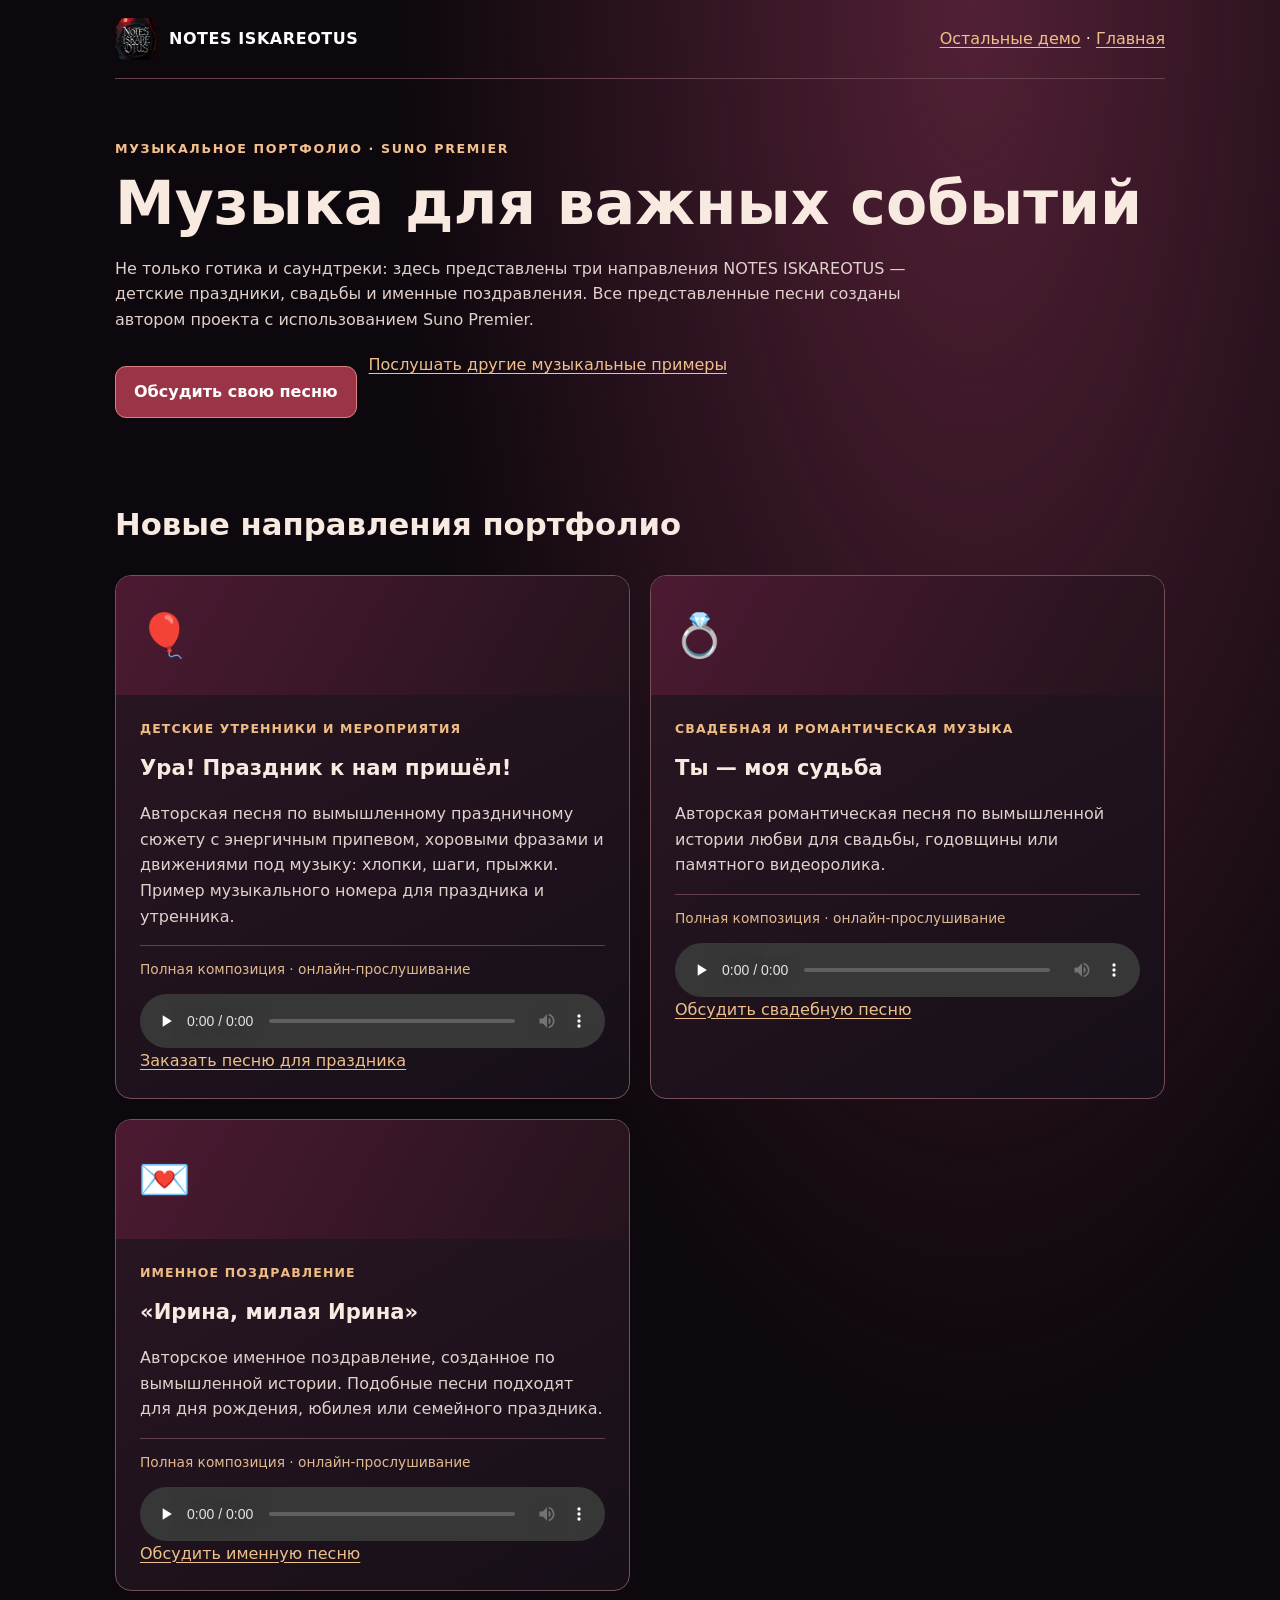
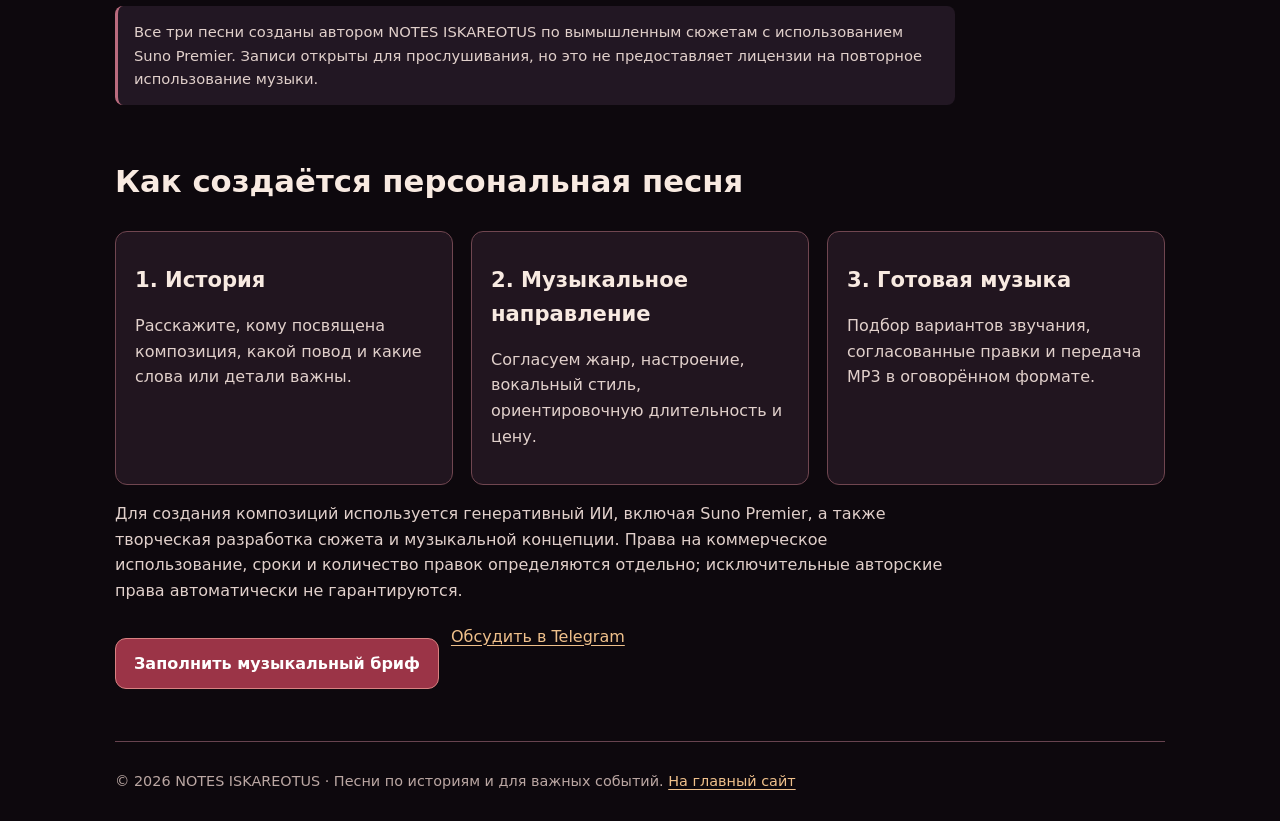
<file: music-for-events.html>
<!doctype html>
<html lang="ru">
<head>
<meta charset="utf-8">
<meta name="viewport" content="width=device-width, initial-scale=1">
<meta name="theme-color" content="#0d080d">
<title>Музыка для праздников, свадеб и поздравлений — NOTES ISKAREOTUS</title>
<meta name="description" content="Песни для детских утренников, свадеб и персональных именных поздравлений. NOTES ISKAREOTUS — композиции по истории с использованием Suno Premier.">
<link rel="canonical" href="https://lipatow1991-coder.github.io/notes-iskareotus-/music-for-events.html">
<link rel="icon" href="images/logo.jpg" type="image/jpeg">
<meta property="og:type" content="website">
<meta property="og:locale" content="ru_RU">
<meta property="og:title" content="Музыка для праздников, свадеб и поздравлений — NOTES ISKAREOTUS">
<meta property="og:description" content="Детские песни, свадебная музыка и персональные поздравления на заказ. Примеры и форма заявки.">
<meta property="og:url" content="https://lipatow1991-coder.github.io/notes-iskareotus-/music-for-events.html">
<meta property="og:image" content="https://lipatow1991-coder.github.io/notes-iskareotus-/images/logo.jpg">
<meta name="twitter:card" content="summary_large_image">
<style>
:root{font-family:system-ui,-apple-system,"Segoe UI",Arial,sans-serif;color-scheme:dark;background:#0d080d;color:#f8eae1}
*{box-sizing:border-box}
body{margin:0;min-height:100vh;background:radial-gradient(ellipse at 76% 0,#522036 0,transparent 42%),#0d080d;line-height:1.6}
a{color:#efc08b;text-underline-offset:3px}a:focus-visible{outline:3px solid #efc08b;outline-offset:4px}
header,main,footer{width:min(1050px,calc(100% - 36px));margin-inline:auto}
header{border-bottom:1px solid #67434f;display:flex;justify-content:space-between;align-items:center;gap:16px;flex-wrap:wrap;padding:18px 0}
.brand{color:#fff;text-decoration:none;font-weight:800;display:flex;gap:12px;align-items:center;letter-spacing:.035em}
.brand img{width:42px;height:42px;object-fit:cover;border-radius:10px}
.hero{padding:60px 0 30px}.eyebrow{font-size:.79rem;text-transform:uppercase;letter-spacing:.13em;color:#f4c18e;font-weight:750}
h1{font-size:clamp(2rem,5.2vw,3.75rem);line-height:1.14;margin:10px 0 18px}h2{font-size:clamp(1.35rem,2.4vw,2rem)}h3{font-size:1.32rem;margin:12px 0}
p{color:#e1d0cb;max-width:840px}h1,h2,h3,p,a{overflow-wrap:anywhere}
.grid{display:grid;grid-template-columns:repeat(2,minmax(0,1fr));gap:20px}
.card{min-width:0;border:1px solid #765058;background:linear-gradient(150deg,#2b1724,#160f18);border-radius:16px;overflow:hidden}
.top{padding:26px 22px;background:linear-gradient(120deg,#4c1a32,#24131d);font-size:2.65rem}
.card-body{padding:24px}.tag{font-size:.78rem;letter-spacing:.09em;color:#efbd84;font-weight:800;text-transform:uppercase}
.status{font-size:.86rem;padding:12px 0 0;border-top:1px solid #60404b;color:#e2b98f}
.preview{margin-top:16px}.preview audio{width:100%;max-width:100%;display:block}
.cta{display:inline-block;border:1px solid #d88181;background:#9b3447;color:#fff;padding:12px 18px;border-radius:11px;text-decoration:none;font-weight:700;margin-top:14px}
.cta:hover{background:#b54154}
.section{margin:52px 0}.steps{display:grid;grid-template-columns:repeat(3,minmax(0,1fr));gap:18px}
.step{background:#21151f;border:1px solid #704650;padding:19px;border-radius:12px}
.note{font-size:.92rem;background:#221723;border-left:3px solid #ba6b7e;padding:14px 16px;border-radius:8px}
.links{display:flex;gap:12px;flex-wrap:wrap;margin-top:20px}
footer{border-top:1px solid #67434f;padding:28px 0;color:#bba7a3;font-size:.9rem}
@media(max-width:720px){.grid,.steps{grid-template-columns:minmax(0,1fr)}.hero{padding:38px 0 20px}}
</style>
</head>
<body>
<header><a class="brand" href="index.html"><img src="images/logo.jpg" alt="">NOTES ISKAREOTUS</a><nav aria-label="Навигация"><a href="commercial-demos.html">Остальные демо</a> · <a href="index.html#orders">Главная</a></nav></header>
<main>
<section class="hero">
<div class="eyebrow">Музыкальное портфолио · Suno Premier</div>
<h1>Музыка для важных событий</h1>
<p>Не только готика и саундтреки: здесь представлены три направления NOTES ISKAREOTUS — детские праздники, свадьбы и именные поздравления. Все представленные песни созданы автором проекта с использованием Suno Premier.</p>
<div class="links"><a class="cta" href="zakaz-muzyki.html?service=personal">Обсудить свою песню</a><a href="commercial-demos.html">Послушать другие музыкальные примеры</a></div>
</section>
<section class="section" aria-labelledby="new-samples"><h2 id="new-samples">Новые направления портфолио</h2>
<div class="grid">
<article class="card"><div class="top" aria-hidden="true">🎈</div><div class="card-body"><div class="tag">Детские утренники и мероприятия</div><h3>Ура! Праздник к нам пришёл!</h3>
<p>Авторская песня по вымышленному праздничному сюжету с энергичным припевом, хоровыми фразами и движениями под музыку: хлопки, шаги, прыжки. Пример музыкального номера для праздника и утренника.</p>
<div class="preview" id="kids-preview"><p class="status">Полная композиция · онлайн-прослушивание</p><audio controls preload="none" src="commercial-audio/ura-prazdnik-k-nam-prishyol.mp3" aria-label="Прослушать детскую песню «Ура! Праздник к нам пришёл!»"></audio></div>
<a href="zakaz-muzyki.html?service=personal">Заказать песню для праздника</a></div></article>
<article class="card"><div class="top" aria-hidden="true">💍</div><div class="card-body"><div class="tag">Свадебная и романтическая музыка</div><h3>Ты — моя судьба</h3>
<p>Авторская романтическая песня по вымышленной истории любви для свадьбы, годовщины или памятного видеоролика.</p>
<div class="preview" id="wedding-preview"><p class="status">Полная композиция · онлайн-прослушивание</p><audio controls preload="none" src="commercial-audio/ty-moya-sudba.mp3" aria-label="Прослушать свадебную песню «Ты — моя судьба»"></audio></div>
<a href="zakaz-muzyki.html?service=personal">Обсудить свадебную песню</a></div></article>
<article class="card" id="personal-greetings"><div class="top" aria-hidden="true">💌</div><div class="card-body"><div class="tag">Именное поздравление</div><h3>«Ирина, милая Ирина»</h3><p>Авторское именное поздравление, созданное по вымышленной истории. Подобные песни подходят для дня рождения, юбилея или семейного праздника.</p><div class="preview"><p class="status">Полная композиция · онлайн-прослушивание</p><audio controls preload="none" src="commercial-audio/irina-milaya-irina.mp3" aria-label="Прослушать именную песню «Ирина, милая Ирина»"></audio></div><a href="zakaz-muzyki.html?service=personal">Обсудить именную песню</a></div></article>
</div>
<p class="note">Все три песни созданы автором NOTES ISKAREOTUS по вымышленным сюжетам с использованием Suno Premier. Записи открыты для прослушивания, но это не предоставляет лицензии на повторное использование музыки.</p>
</section>
<section class="section" aria-labelledby="how"><h2 id="how">Как создаётся персональная песня</h2>
<div class="steps"><div class="step"><h3>1. История</h3><p>Расскажите, кому посвящена композиция, какой повод и какие слова или детали важны.</p></div><div class="step"><h3>2. Музыкальное направление</h3><p>Согласуем жанр, настроение, вокальный стиль, ориентировочную длительность и цену.</p></div><div class="step"><h3>3. Готовая музыка</h3><p>Подбор вариантов звучания, согласованные правки и передача MP3 в оговорённом формате.</p></div></div>
<p>Для создания композиций используется генеративный ИИ, включая Suno Premier, а также творческая разработка сюжета и музыкальной концепции. Права на коммерческое использование, сроки и количество правок определяются отдельно; исключительные авторские права автоматически не гарантируются.</p>
<div class="links"><a class="cta" href="zakaz-muzyki.html?service=personal">Заполнить музыкальный бриф</a><a href="https://t.me/Wechernihuter" target="_blank" rel="noopener noreferrer">Обсудить в Telegram</a></div>
</section>
</main>
<footer>© 2026 NOTES ISKAREOTUS · Песни по историям и для важных событий. <a href="index.html">На главный сайт</a></footer>
</body></html>
</file>
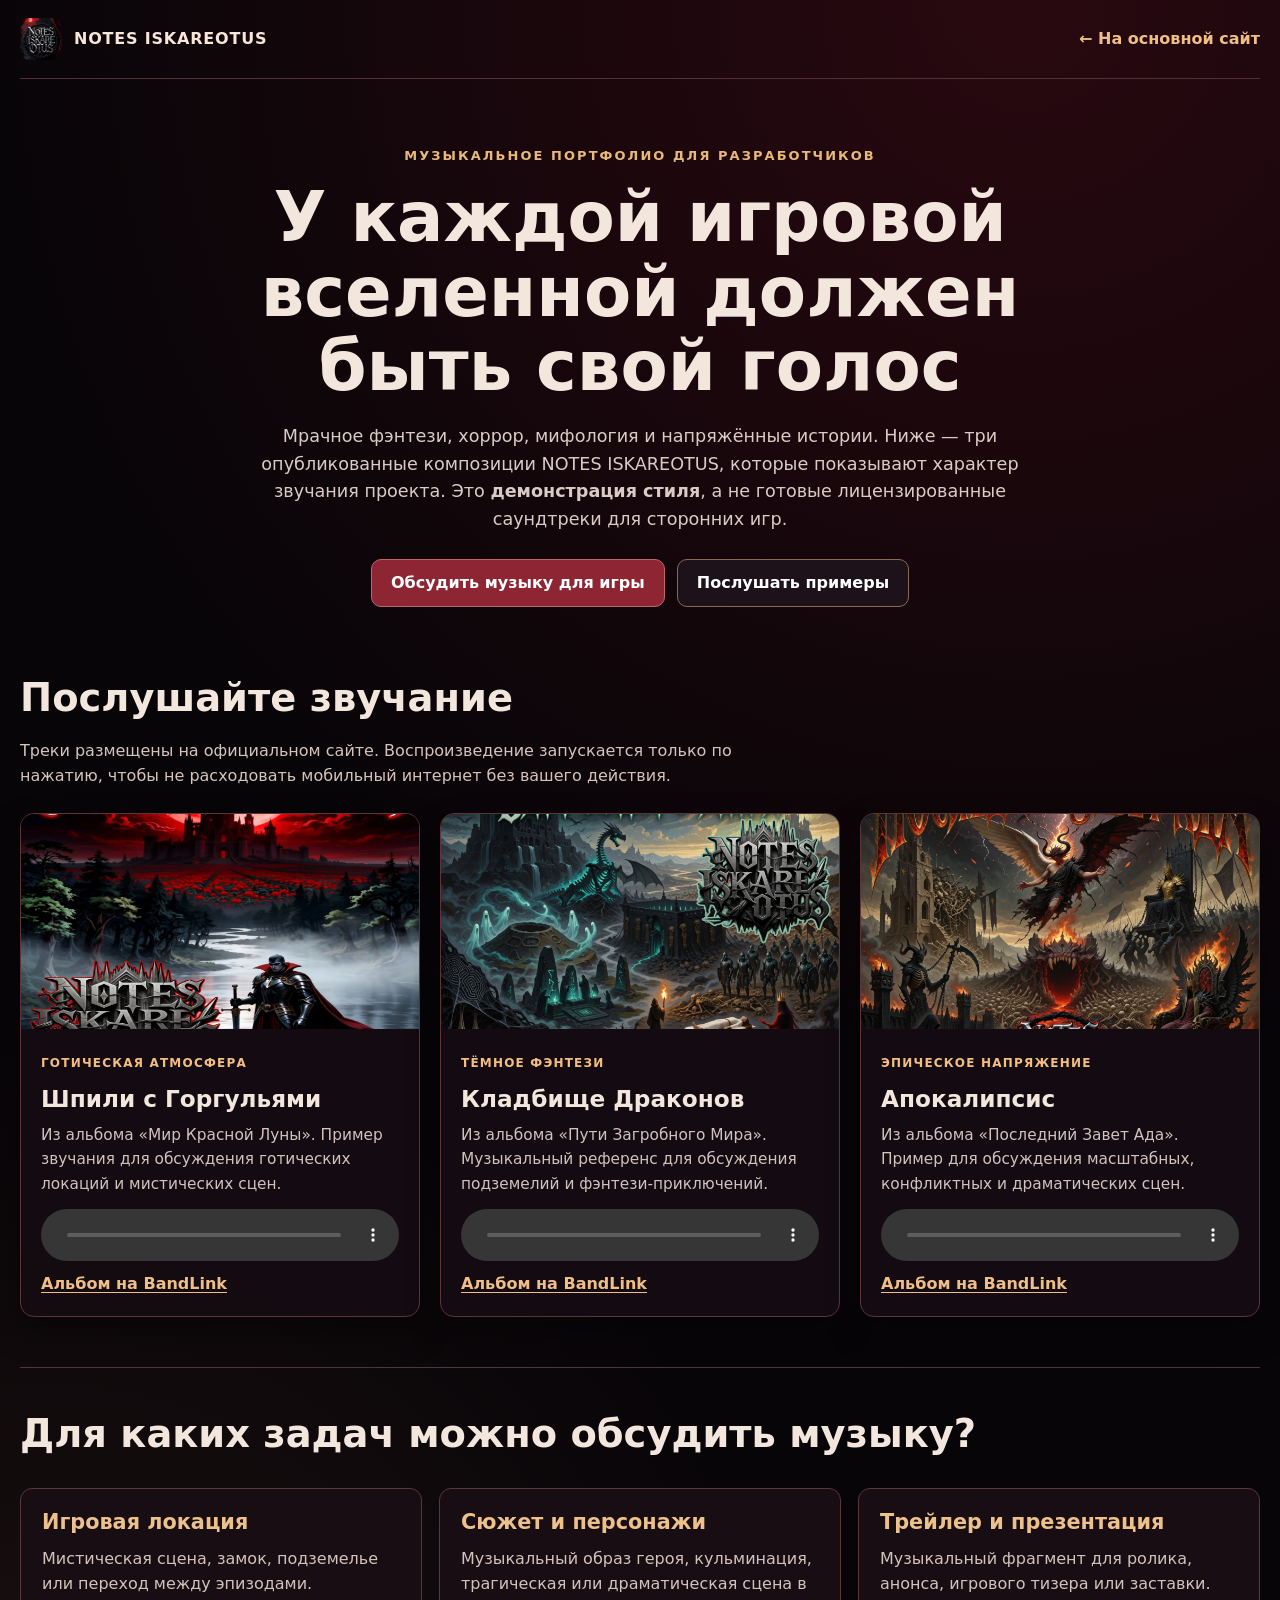
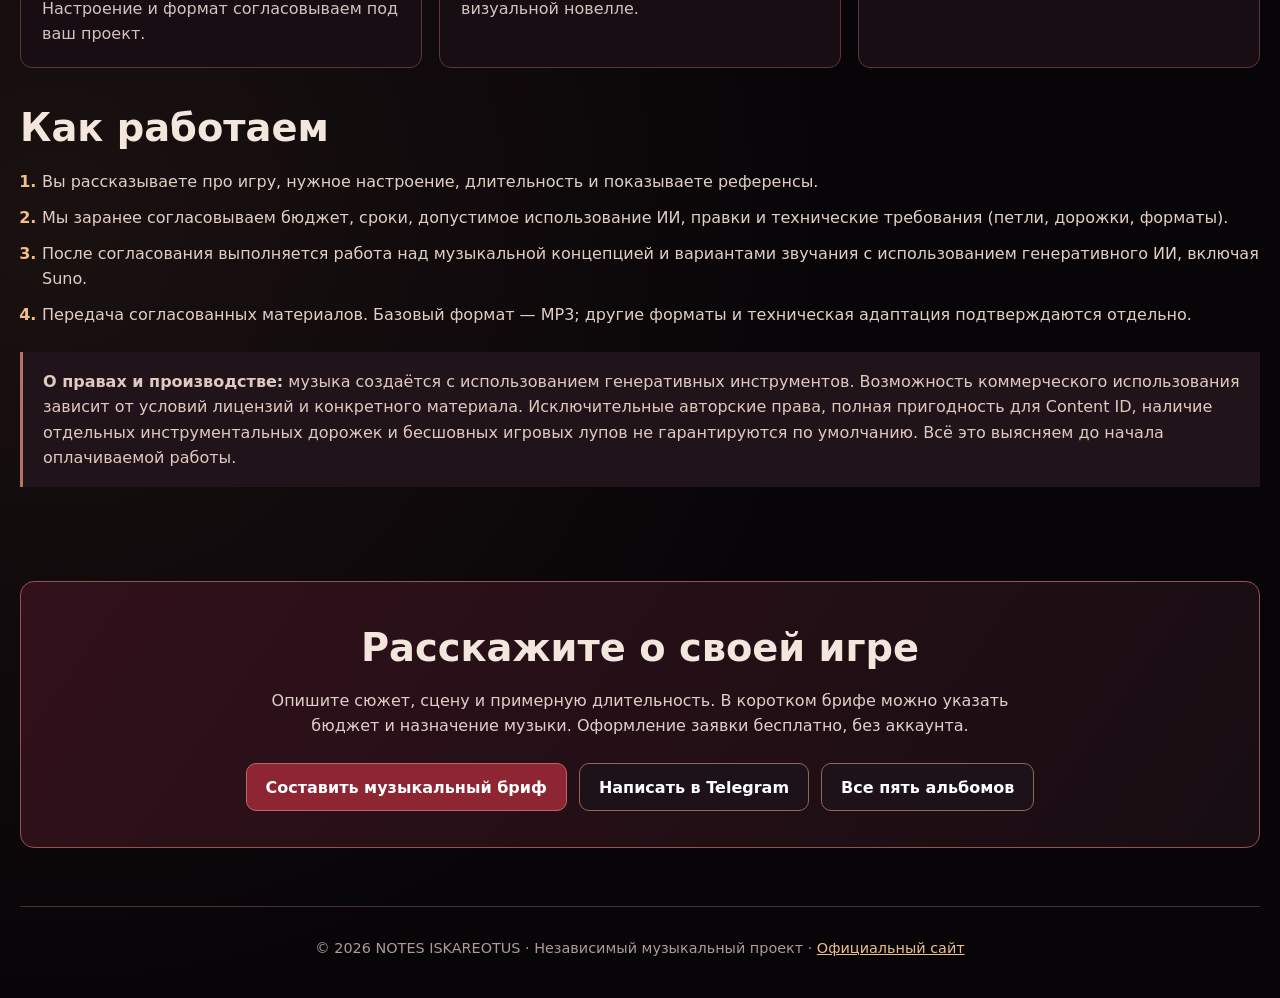
<file: music-for-games.html>
<!DOCTYPE html>
<html lang="ru">
<head>
  <meta charset="utf-8">
  <meta name="viewport" content="width=device-width,initial-scale=1">
  <meta name="theme-color" content="#10070b">
  <title>Музыка для игр и визуальных новелл — NOTES ISKAREOTUS</title>
  <meta name="description" content="Примеры музыки NOTES ISKAREOTUS для разработчиков игр: мрачное фэнтези, хоррор, эпические сцены. Онлайн-прослушивание, описание услуг и заявка на саундтрек.">
  <meta property="og:type" content="website">
  <meta property="og:locale" content="ru_RU">
  <meta property="og:title" content="Музыка для игр и визуальных новелл | NOTES ISKAREOTUS">
  <meta property="og:description" content="3 музыкальных примера, пять выпущенных альбомов, заявки на саундтрек для игр, трейлеров и видео.">
  <meta property="og:image" content="https://lipatow1991-coder.github.io/notes-iskareotus-/images/album4.jpg">
  <link rel="canonical" href="https://lipatow1991-coder.github.io/notes-iskareotus-/music-for-games.html">
  <link rel="icon" href="images/logo.jpg" type="image/jpeg">
  <style>
    :root{color-scheme:dark;font-family:system-ui,-apple-system,'Segoe UI',sans-serif;color:#f3e7dd;background:#080508;}
    *,*::before,*::after{box-sizing:border-box}
    body{margin:0;background:radial-gradient(circle at 80% 0,rgba(99,15,30,.36),transparent 37%),radial-gradient(circle at 4% 70%,rgba(76,48,40,.27),transparent 35%),#080508;line-height:1.57}
    img{max-width:100%}
    a{color:#f0bf88}
    .wrap{max-width:1120px;margin:0 auto;padding:0 20px}
    .nav{display:flex;align-items:center;justify-content:space-between;gap:16px;padding:18px 0;border-bottom:1px solid #513038}
    .nav a{font-weight:700;text-decoration:none}
    .brand{display:flex;gap:12px;align-items:center;color:#f9e6d9;text-transform:uppercase;letter-spacing:.05em}
    .brand img{width:42px;height:42px;object-fit:cover;border-radius:9px}
    header{text-align:center;padding:67px 0 44px}
    .eyebrow{text-transform:uppercase;font-size:.81rem;letter-spacing:.16em;color:#e8b978;font-weight:800}
    h1{font-size:clamp(2.1rem,6vw,4.3rem);line-height:1.08;max-width:900px;margin:14px auto 20px}
    .lead{max-width:780px;margin:auto;font-size:1.1rem;color:#daccc5}
    .actions{display:flex;justify-content:center;flex-wrap:wrap;gap:12px;margin:25px 0 0}
    .btn{display:inline-flex;justify-content:center;align-items:center;min-height:48px;padding:10px 19px;border:1px solid #bd666a;border-radius:10px;background:#8d2533;color:white;text-decoration:none;font-size:1rem;font-weight:750}
    .btn:hover,.btn:focus-visible{background:#ac3442}
    .btn.secondary{border-color:#8c6957;background:#1e121a}
    .btn.secondary:hover{background:#3a2029}
    h2{font-size:clamp(1.6rem,3.2vw,2.4rem);margin:0 0 10px}
    .section-note{color:#d6c3bc;margin:0 0 25px;max-width:780px}
    .samples{padding:17px 0 50px}
    .track-grid{display:grid;grid-template-columns:repeat(3,minmax(0,1fr));gap:20px}
    .track{border:1px solid #5b3537;border-radius:14px;overflow:hidden;background:rgba(20,12,18,.96);box-shadow:0 15px 32px rgba(0,0,0,.35);min-width:0}
    .track img{display:block;width:100%;height:215px;object-fit:cover}
    .track-body{padding:20px}
    .tag{font-size:.75rem;color:#f3be80;text-transform:uppercase;letter-spacing:.1em;font-weight:800}
    h3{font-size:1.45rem;line-height:1.25;margin:10px 0}
    .track p{color:#d3c1bd;margin:0 0 13px;font-size:.96rem}
    audio{width:100%;height:52px;display:block;margin:12px 0 10px}
    .album-link{font-weight:700;display:inline-block;text-underline-offset:3px}
    .three{display:grid;grid-template-columns:repeat(3,minmax(0,1fr));gap:17px;margin:24px 0 30px}
    .tile{background:#180d13;border:1px solid #59373b;border-radius:12px;padding:21px}
    .tile h3{margin-top:0;color:#edc18b;font-size:1.3rem}
    .tile p{color:#d4c3bd;margin:0}
    section.services{padding:36px 0 40px;border-top:1px solid #54343a}
    .workflow{margin:0;padding-left:22px;display:grid;gap:11px;max-width:880px;color:#e1cfc5}
    .workflow li::marker{color:#f4bc86;font-weight:800}
    .license{margin-top:25px;border-left:3px solid #b67460;background:#21131a;padding:17px 20px;color:#e0c9c0}
    .cta{margin:38px 0 58px;padding:36px 27px;border:1px solid #945451;border-radius:14px;background:linear-gradient(125deg,#32111b,#170d12);text-align:center}
    .cta p{color:#ded0c9;max-width:760px;margin:0 auto}
    footer{text-align:center;color:#ac9b96;padding:30px 0 38px;border-top:1px solid #4d2d32;font-size:.9rem}
    @media(max-width:790px){.track-grid,.three{grid-template-columns:minmax(0,1fr)}.track{max-width:560px;margin:auto;width:100%}.track img{height:240px}.tile{padding:19px}.nav{font-size:.89rem}}
    @media(max-width:440px){.wrap{padding:0 16px}.nav .brand{letter-spacing:0}.nav .brand img{width:34px;height:34px}header{padding:40px 0}.actions .btn{width:100%}.track img{height:210px}.cta{padding:26px 16px}}
    /* Do not allow min-content sizing of nested grid and audio controls to expand the viewport. */
    .wrap,.samples,.track-grid,.three,.track,.track-body,.tile,.services,.workflow,.cta{min-width:0;max-width:100%}
    .track audio{max-width:100%;min-width:0}
    .nav,.brand{min-width:0}
    h1,h2,h3,p,li,a{overflow-wrap:anywhere}
  </style>
</head>
<body>
 <div class="wrap">
  <nav class="nav" aria-label="Навигация">
    <a class="brand" href="index.html"><img src="images/logo.jpg" width="42" height="42" alt="">NOTES ISKAREOTUS</a>
    <a href="index.html#orders">← На основной сайт</a>
  </nav>
  <header>
    <div class="eyebrow">Музыкальное портфолио для разработчиков</div>
    <h1>У каждой игровой вселенной должен быть свой голос</h1>
    <p class="lead">Мрачное фэнтези, хоррор, мифология и напряжённые истории. Ниже — три опубликованные композиции NOTES ISKAREOTUS, которые показывают характер звучания проекта. Это <strong>демонстрация стиля</strong>, а не готовые лицензированные саундтреки для сторонних игр.</p>
    <div class="actions">
      <a class="btn" href="zakaz-muzyki.html?service=game&utm_source=direct">Обсудить музыку для игры</a>
      <a class="btn secondary" href="#listen">Послушать примеры</a>
    </div>
  </header>
  <main>
    <section class="samples" id="listen" aria-labelledby="listen-title">
      <h2 id="listen-title">Послушайте звучание</h2>
      <p class="section-note">Треки размещены на официальном сайте. Воспроизведение запускается только по нажатию, чтобы не расходовать мобильный интернет без вашего действия.</p>
      <div class="track-grid">
        <article class="track">
          <img src="images/album1.jpg" alt="Обложка альбома «Мир Красной Луны»" loading="lazy" decoding="async" width="420" height="420">
          <div class="track-body">
            <span class="tag">Готическая атмосфера</span>
            <h3>Шпили с Горгульями</h3>
            <p>Из альбома «Мир Красной Луны». Пример звучания для обсуждения готических локаций и мистических сцен.</p>
            <audio controls preload="none" src="music/album1/03.mp3" aria-label="Прослушать трек «Шпили с Горгульями»">Аудиоплеер не поддерживается вашим браузером.</audio>
            <a class="album-link" href="https://band.link/QFJIl" target="_blank" rel="noopener noreferrer">Альбом на BandLink</a>
          </div>
        </article>
        <article class="track">
          <img src="images/album2.jpg" alt="Обложка альбома «Пути Загробного Мира»" loading="lazy" decoding="async" width="420" height="420">
          <div class="track-body">
            <span class="tag">Тёмное фэнтези</span>
            <h3>Кладбище Драконов</h3>
            <p>Из альбома «Пути Загробного Мира». Музыкальный референс для обсуждения подземелий и фэнтези-приключений.</p>
            <audio controls preload="none" src="music/album2/03.mp3" aria-label="Прослушать трек «Кладбище Драконов»">Аудиоплеер не поддерживается вашим браузером.</audio>
            <a class="album-link" href="https://band.link/OW9IO" target="_blank" rel="noopener noreferrer">Альбом на BandLink</a>
          </div>
        </article>
        <article class="track">
          <img src="images/album4.jpg" alt="Обложка альбома «Последний Завет Ада»" loading="lazy" decoding="async" width="420" height="420">
          <div class="track-body">
            <span class="tag">Эпическое напряжение</span>
            <h3>Апокалипсис</h3>
            <p>Из альбома «Последний Завет Ада». Пример для обсуждения масштабных, конфликтных и драматических сцен.</p>
            <audio controls preload="none" src="music/album4/01.mp3" aria-label="Прослушать трек «Апокалипсис»">Аудиоплеер не поддерживается вашим браузером.</audio>
            <a class="album-link" href="https://band.link/cI1AL" target="_blank" rel="noopener noreferrer">Альбом на BandLink</a>
          </div>
        </article>
      </div>
    </section>
    <section class="services" aria-labelledby="services-title">
      <h2 id="services-title">Для каких задач можно обсудить музыку?</h2>
      <div class="three">
        <div class="tile"><h3>Игровая локация</h3><p>Мистическая сцена, замок, подземелье или переход между эпизодами. Настроение и формат согласовываем под ваш проект.</p></div>
        <div class="tile"><h3>Сюжет и персонажи</h3><p>Музыкальный образ героя, кульминация, трагическая или драматическая сцена в визуальной новелле.</p></div>
        <div class="tile"><h3>Трейлер и презентация</h3><p>Музыкальный фрагмент для ролика, анонса, игрового тизера или заставки.</p></div>
      </div>
      <h2>Как работаем</h2>
      <ol class="workflow">
        <li>Вы рассказываете про игру, нужное настроение, длительность и показываете референсы.</li>
        <li>Мы заранее согласовываем бюджет, сроки, допустимое использование ИИ, правки и технические требования (петли, дорожки, форматы).</li>
        <li>После согласования выполняется работа над музыкальной концепцией и вариантами звучания с использованием генеративного ИИ, включая Suno.</li>
        <li>Передача согласованных материалов. Базовый формат — MP3; другие форматы и техническая адаптация подтверждаются отдельно.</li>
      </ol>
      <p class="license"><strong>О правах и производстве:</strong> музыка создаётся с использованием генеративных инструментов. Возможность коммерческого использования зависит от условий лицензий и конкретного материала. Исключительные авторские права, полная пригодность для Content ID, наличие отдельных инструментальных дорожек и бесшовных игровых лупов не гарантируются по умолчанию. Всё это выясняем до начала оплачиваемой работы.</p>
    </section>
    <section class="cta" aria-labelledby="cta-title">
      <h2 id="cta-title">Расскажите о своей игре</h2>
      <p>Опишите сюжет, сцену и примерную длительность. В коротком брифе можно указать бюджет и назначение музыки. Оформление заявки бесплатно, без аккаунта.</p>
      <div class="actions">
        <a class="btn" href="zakaz-muzyki.html?service=game&utm_source=direct">Составить музыкальный бриф</a>
        <a class="btn secondary" href="https://t.me/Wechernihuter" target="_blank" rel="noopener noreferrer">Написать в Telegram</a>
        <a class="btn secondary" href="https://band.link/ZZAbz" target="_blank" rel="noopener noreferrer">Все пять альбомов</a>
      </div>
    </section>
  </main>
  <footer>© 2026 NOTES ISKAREOTUS · Независимый музыкальный проект · <a href="index.html">Официальный сайт</a></footer>
 </div>
</body>
</html>
</file>
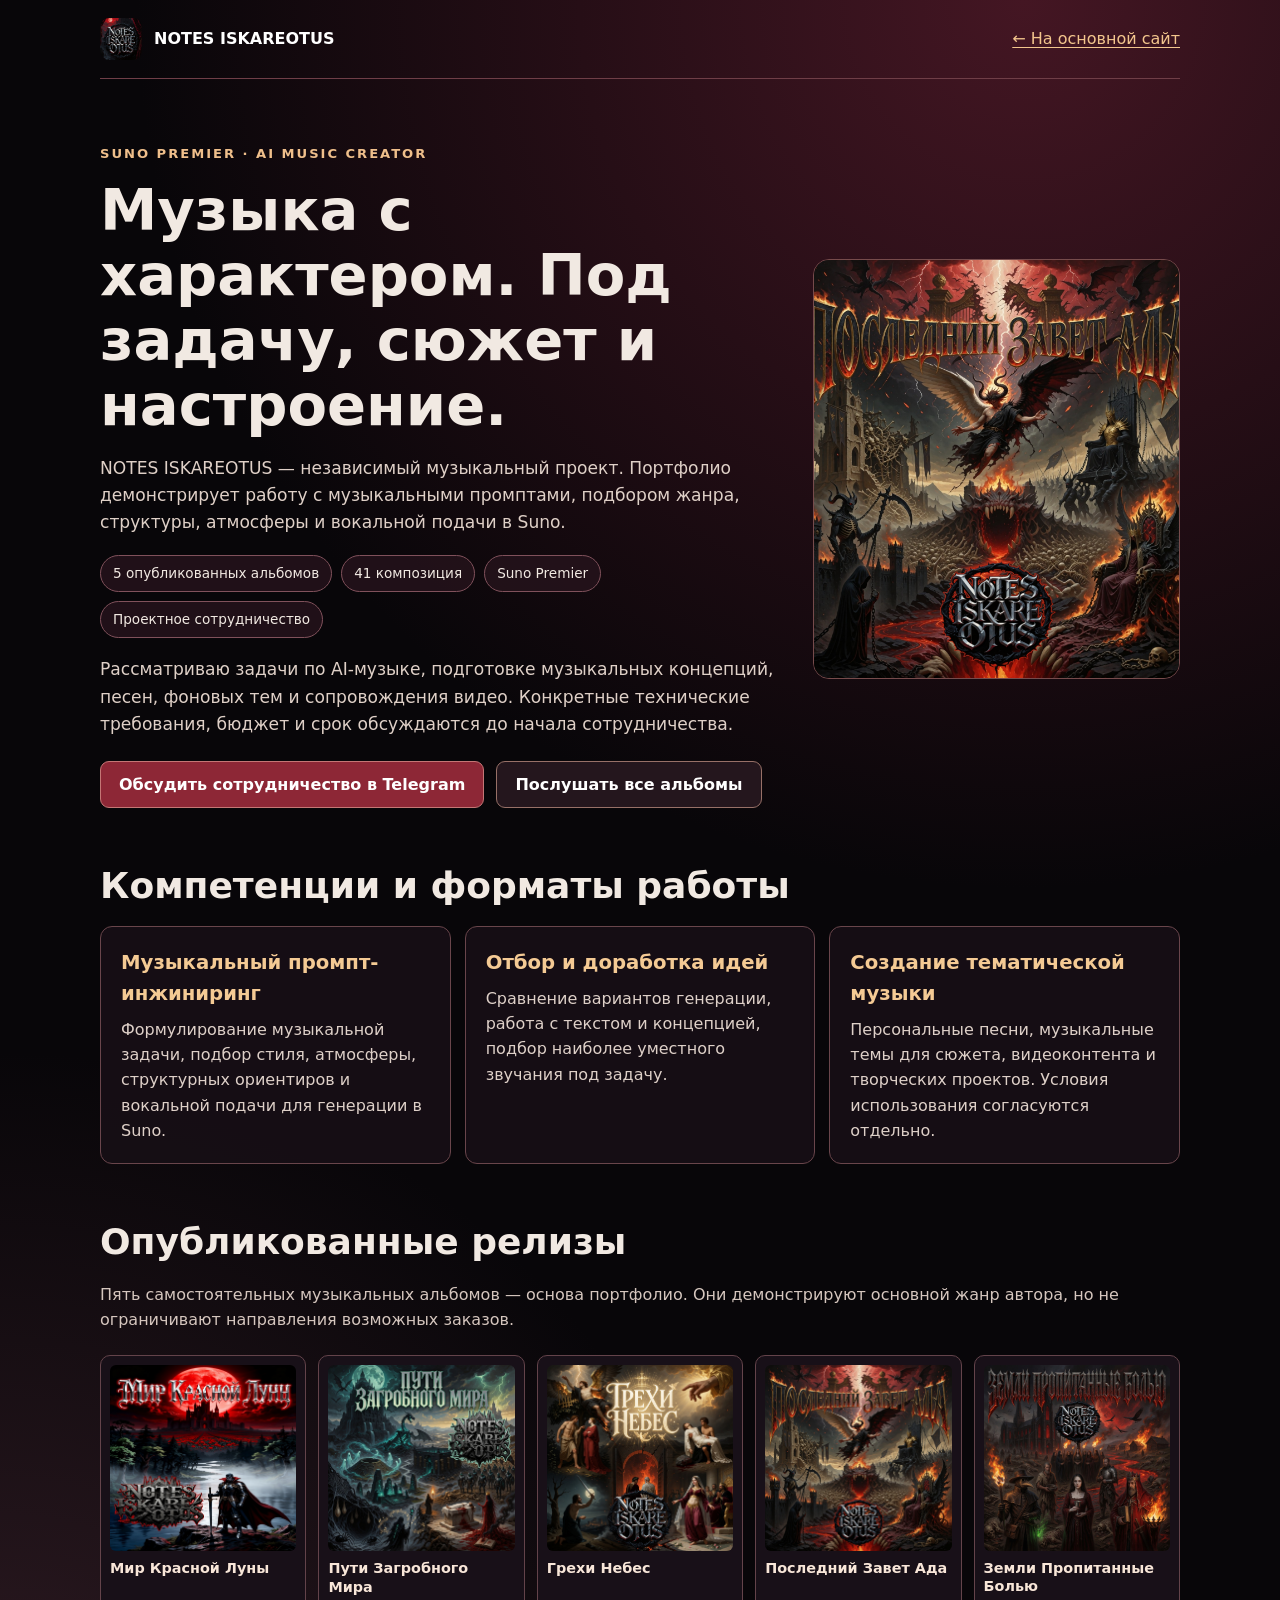
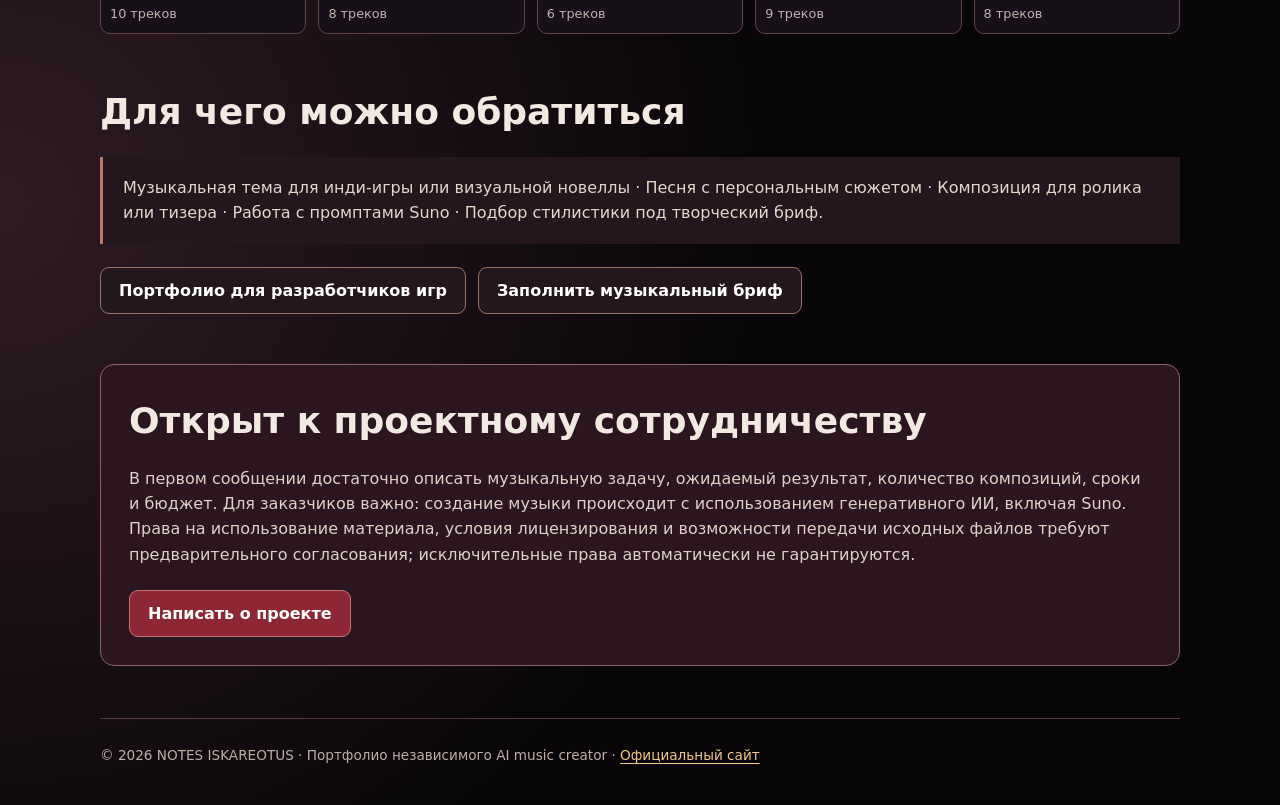
<file: suno-portfolio.html>
<!doctype html>
<html lang="ru">
<head>
<meta charset="utf-8">
<meta name="viewport" content="width=device-width, initial-scale=1">
<meta name="theme-color" content="#0c070d">
<title>Suno AI Music Creator — NOTES ISKAREOTUS | Портфолио</title>
<meta name="description" content="Портфолио специалиста Suno AI: 5 опубликованных музыкальных альбомов, 41 трек, работа с музыкальными промптами и создание AI-музыки под задачи. Проектное сотрудничество.">
<link rel="canonical" href="https://lipatow1991-coder.github.io/notes-iskareotus-/suno-portfolio.html">
<meta property="og:type" content="website">
<meta property="og:title" content="NOTES ISKAREOTUS — Suno AI Music Creator">
<meta property="og:description" content="5 альбомов, 41 композиция. Музыкальный промпт-инжиниринг и проектная работа с Suno Premier.">
<meta property="og:image" content="https://lipatow1991-coder.github.io/notes-iskareotus-/images/album4.jpg">
<link rel="icon" type="image/jpeg" href="images/logo.jpg">
<style>
:root{color-scheme:dark;font-family:system-ui,-apple-system,"Segoe UI",sans-serif;background:#080609;color:#f1e9e2}
*{box-sizing:border-box}
body{margin:0;background:radial-gradient(circle at 80% 0%,#441623 0,transparent 34%),radial-gradient(circle at 0 75%,#2f1b23 0,transparent 34%),#080609;line-height:1.58}
a{color:#f3c68d;text-underline-offset:3px}
.container{width:min(1080px,100% - 32px);margin:0 auto;min-width:0}
header{display:flex;justify-content:space-between;gap:16px;align-items:center;padding:18px 0;border-bottom:1px solid #6f3e47}
.brand{display:flex;align-items:center;gap:12px;font-weight:800;color:#fff;text-decoration:none}
.brand img{width:42px;height:42px;object-fit:cover;border-radius:9px}
main{padding:52px 0}
.eyebrow{font-size:.82rem;color:#efbf8b;font-weight:800;letter-spacing:.15em;text-transform:uppercase}
.hero{display:grid;grid-template-columns:minmax(0,1.4fr) minmax(0,.75fr);gap:28px;align-items:center}
h1{font-size:clamp(2rem,5vw,3.6rem);line-height:1.13;margin:12px 0}
.lead{font-size:1.07rem;color:#dfd0c7}
.hero-art{border-radius:16px;width:100%;max-height:420px;object-fit:cover;border:1px solid #764b4b}
.pills{display:flex;gap:9px;flex-wrap:wrap;margin:18px 0}
.pill{border:1px solid #80515b;border-radius:25px;padding:7px 12px;font-size:.85rem;background:#26131ccc}
.actions{display:flex;gap:12px;flex-wrap:wrap;margin-top:23px}
.btn{display:inline-flex;justify-content:center;align-items:center;min-height:46px;padding:10px 18px;border-radius:9px;border:1px solid #c47675;background:#8d2736;color:white;text-decoration:none;font-weight:750}
.btn.secondary{background:#24161d;border-color:#977067}
.btn:hover,.btn:focus-visible{filter:brightness(1.2)}
.section{margin-top:50px}
h2{font-size:clamp(1.45rem,3vw,2.25rem);margin:0 0 11px}
.note{color:#d5c6be;margin:0 0 22px}
.skillgrid{display:grid;grid-template-columns:repeat(3,minmax(0,1fr));gap:14px}
.card{min-width:0;border:1px solid #69454b;background:#160e15ed;border-radius:12px;padding:20px}
.card h3{font-size:1.23rem;color:#f4ca94;margin:0 0 8px}
.card p{margin:0;color:#ded0c8}
.albumgrid{display:grid;grid-template-columns:repeat(5,minmax(0,1fr));gap:12px}
.album{display:flex;flex-direction:column;min-width:0;gap:8px;border:1px solid #63434a;background:#181018;border-radius:10px;padding:9px;text-decoration:none;color:#f8e6d8}
.album img{width:100%;aspect-ratio:1;object-fit:cover;border-radius:6px}
.album strong{font-size:.9rem;line-height:1.28;overflow-wrap:anywhere}
.album span{font-size:.8rem;color:#bfb4b0;margin-top:auto}
.example{border-left:3px solid #bc7b68;padding:18px 20px;background:#23171d;color:#e5d6cc}
.cta{border:1px solid #916166;border-radius:14px;padding:28px;margin-top:50px;background:#2b151e}
.cta p{color:#dfd0c9}
footer{padding:26px 0 38px;border-top:1px solid #533943;color:#bfada7;font-size:.85rem}
@media(max-width:900px){.albumgrid{grid-template-columns:repeat(3,minmax(0,1fr))}}
@media(max-width:670px){.hero{grid-template-columns:minmax(0,1fr)}.hero-art{max-height:300px}.skillgrid{grid-template-columns:minmax(0,1fr)}.albumgrid{grid-template-columns:repeat(2,minmax(0,1fr))}.actions .btn{width:100%}main{padding:35px 0}.nav-link{font-size:.88rem}}
@media(prefers-reduced-motion:reduce){*,*::before,*::after{scroll-behavior:auto!important}}
</style>
</head>
<body>
<div class="container">
<header>
<a href="index.html" class="brand"><img src="images/logo.jpg" width="42" height="42" alt="">NOTES ISKAREOTUS</a>
<a class="nav-link" href="index.html#orders">← На основной сайт</a>
</header>
<main>
<section class="hero">
<div>
<p class="eyebrow">Suno Premier · AI Music Creator</p>
<h1>Музыка с характером. Под задачу, сюжет и настроение.</h1>
<p class="lead">NOTES ISKAREOTUS — независимый музыкальный проект. Портфолио демонстрирует работу с музыкальными промптами, подбором жанра, структуры, атмосферы и вокальной подачи в Suno.</p>
<div class="pills"><span class="pill">5 опубликованных альбомов</span><span class="pill">41 композиция</span><span class="pill">Suno Premier</span><span class="pill">Проектное сотрудничество</span></div>
<p class="lead">Рассматриваю задачи по AI-музыке, подготовке музыкальных концепций, песен, фоновых тем и сопровождения видео. Конкретные технические требования, бюджет и срок обсуждаются до начала сотрудничества.</p>
<div class="actions">
<a class="btn" href="https://t.me/Wechernihuter" target="_blank" rel="noopener noreferrer">Обсудить сотрудничество в Telegram</a>
<a class="btn secondary" href="https://band.link/ZZAbz" target="_blank" rel="noopener noreferrer">Послушать все альбомы</a>
</div>
</div>
<img class="hero-art" src="images/album4.jpg" alt="Обложка альбома «Последний Завет Ада»" width="500" height="500">
</section>
<section class="section">
<h2>Компетенции и форматы работы</h2>
<div class="skillgrid">
<article class="card"><h3>Музыкальный промпт-инжиниринг</h3><p>Формулирование музыкальной задачи, подбор стиля, атмосферы, структурных ориентиров и вокальной подачи для генерации в Suno.</p></article>
<article class="card"><h3>Отбор и доработка идей</h3><p>Сравнение вариантов генерации, работа с текстом и концепцией, подбор наиболее уместного звучания под задачу.</p></article>
<article class="card"><h3>Создание тематической музыки</h3><p>Персональные песни, музыкальные темы для сюжета, видеоконтента и творческих проектов. Условия использования согласуются отдельно.</p></article>
</div>
</section>
<section class="section">
<h2>Опубликованные релизы</h2>
<p class="note">Пять самостоятельных музыкальных альбомов — основа портфолио. Они демонстрируют основной жанр автора, но не ограничивают направления возможных заказов.</p>
<div class="albumgrid">
<a class="album" href="https://band.link/QFJIl" target="_blank" rel="noopener noreferrer"><img loading="lazy" src="images/album1.jpg" alt="Обложка: Мир Красной Луны"><strong>Мир Красной Луны</strong><span>10 треков</span></a>
<a class="album" href="https://band.link/OW9IO" target="_blank" rel="noopener noreferrer"><img loading="lazy" src="images/album2.jpg" alt="Обложка: Пути Загробного Мира"><strong>Пути Загробного Мира</strong><span>8 треков</span></a>
<a class="album" href="https://band.link/4qaw4" target="_blank" rel="noopener noreferrer"><img loading="lazy" src="images/album3.jpg" alt="Обложка: Грехи Небес"><strong>Грехи Небес</strong><span>6 треков</span></a>
<a class="album" href="https://band.link/cI1AL" target="_blank" rel="noopener noreferrer"><img loading="lazy" src="images/album4.jpg" alt="Обложка: Последний Завет Ада"><strong>Последний Завет Ада</strong><span>9 треков</span></a>
<a class="album" href="https://band.link/BB21t" target="_blank" rel="noopener noreferrer"><img loading="lazy" src="images/album5.jpg" alt="Обложка: Земли Пропитанные Болью"><strong>Земли Пропитанные Болью</strong><span>8 треков</span></a>
</div>
</section>
<section class="section">
<h2>Для чего можно обратиться</h2>
<p class="example">Музыкальная тема для инди-игры или визуальной новеллы · Песня с персональным сюжетом · Композиция для ролика или тизера · Работа с промптами Suno · Подбор стилистики под творческий бриф.</p>
<div class="actions">
<a class="btn secondary" href="music-for-games.html">Портфолио для разработчиков игр</a>
<a class="btn secondary" href="zakaz-muzyki.html?utm_source=direct">Заполнить музыкальный бриф</a>
</div>
</section>
<section class="cta">
<h2>Открыт к проектному сотрудничеству</h2>
<p>В первом сообщении достаточно описать музыкальную задачу, ожидаемый результат, количество композиций, сроки и бюджет. Для заказчиков важно: создание музыки происходит с использованием генеративного ИИ, включая Suno. Права на использование материала, условия лицензирования и возможности передачи исходных файлов требуют предварительного согласования; исключительные права автоматически не гарантируются.</p>
<div class="actions"><a class="btn" href="https://t.me/Wechernihuter" target="_blank" rel="noopener noreferrer">Написать о проекте</a></div>
</section>
</main>
<footer>© 2026 NOTES ISKAREOTUS · Портфолио независимого AI music creator · <a href="index.html">Официальный сайт</a></footer>
</div>
</body>
</html>
</file>
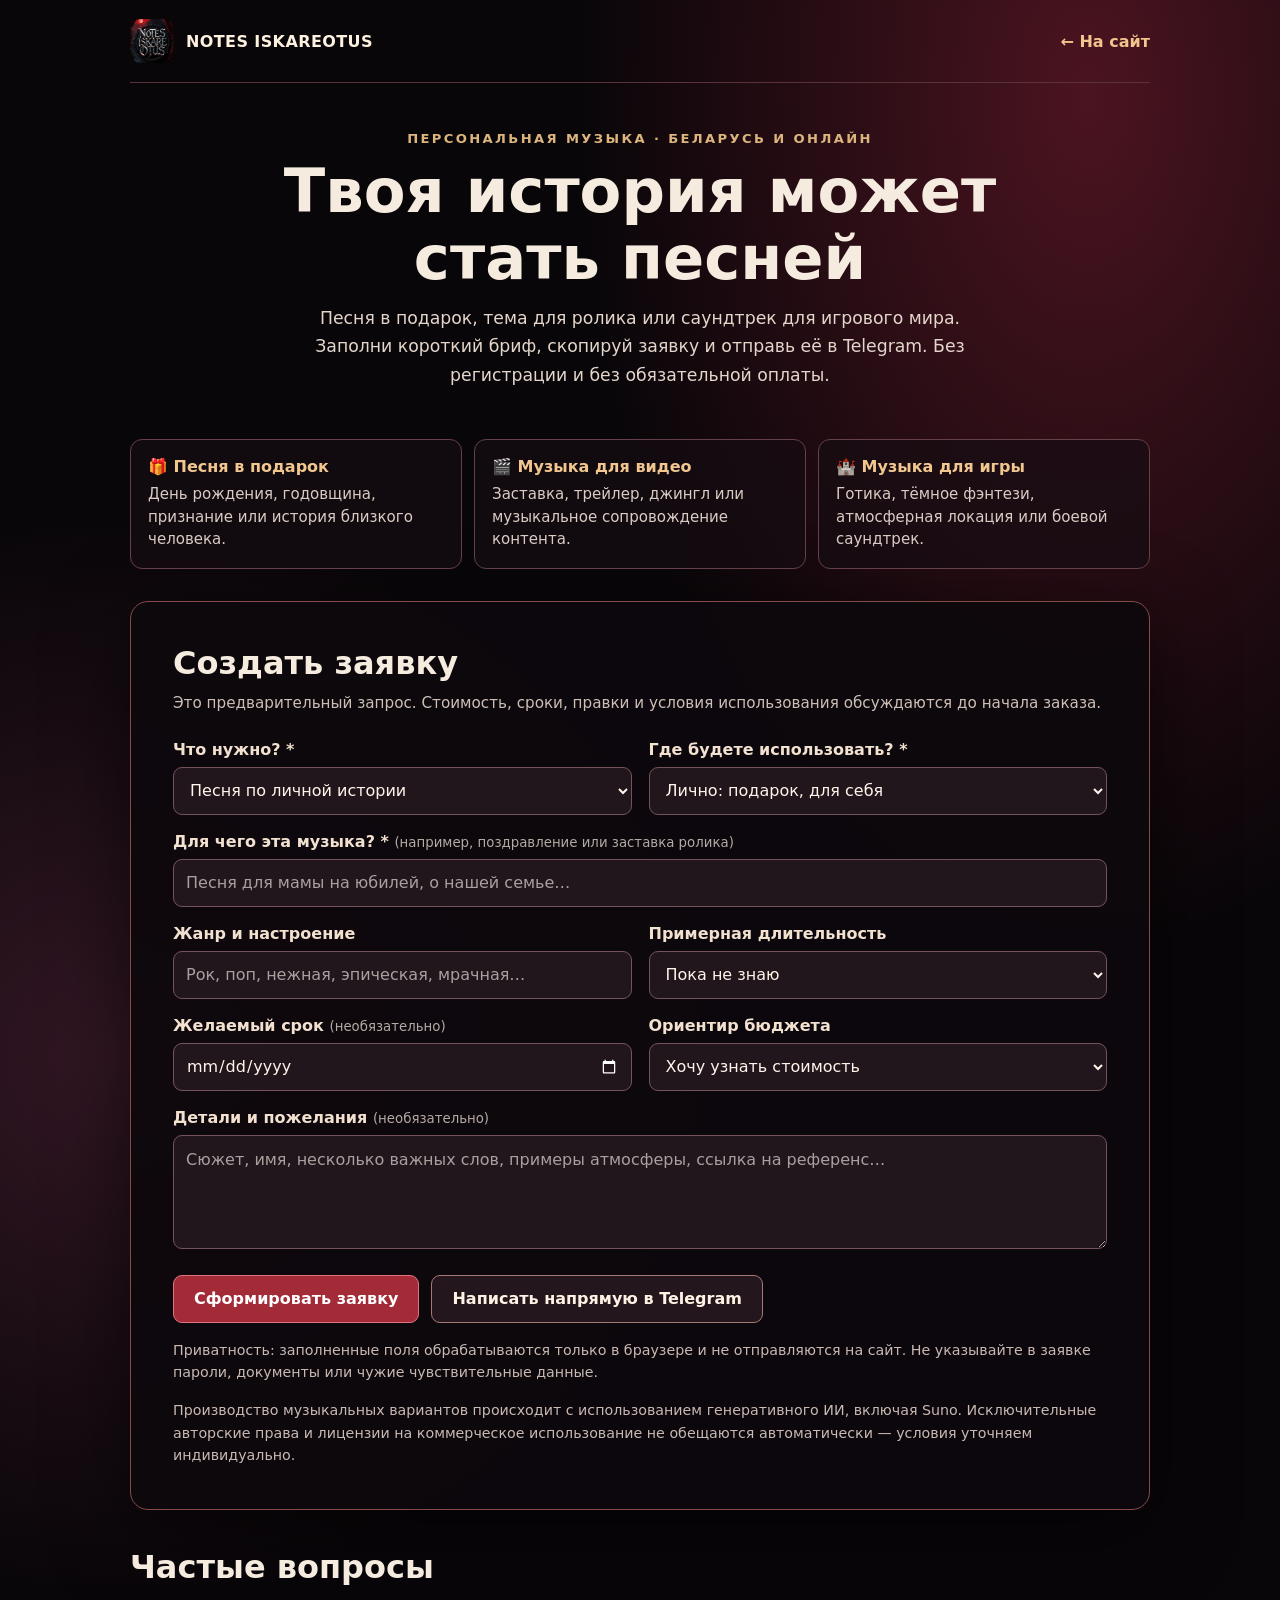
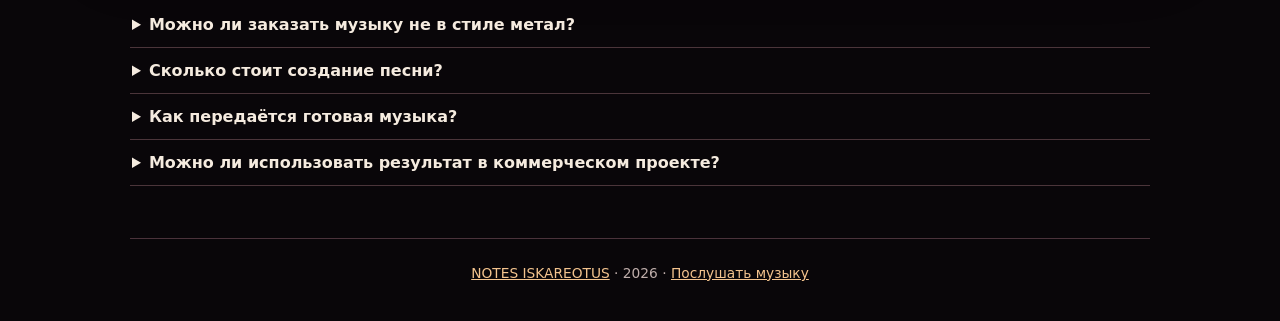
<file: zakaz-muzyki.html>
<!doctype html>
<html lang="ru">
<head>
  <meta charset="utf-8">
  <meta name="viewport" content="width=device-width,initial-scale=1">
  <meta name="theme-color" content="#10070c">
  <title>Песня на заказ и музыка для видео — NOTES ISKAREOTUS</title>
  <meta name="description" content="Песня по вашей истории, музыка для видео и саундтрек для игры. Онлайн-заявка без регистрации. NOTES ISKAREOTUS, Беларусь.">
  <link rel="canonical" href="https://lipatow1991-coder.github.io/notes-iskareotus-/zakaz-muzyki.html">
  <meta property="og:type" content="website">
  <meta property="og:title" content="Музыка на заказ — NOTES ISKAREOTUS">
  <meta property="og:description" content="Соберите короткий музыкальный бриф за минуту и отправьте исполнителю в Telegram.">
  <meta property="og:image" content="https://lipatow1991-coder.github.io/notes-iskareotus-/images/logo.jpg">
  <script type="application/ld+json">{"@context":"https://schema.org","@type":"Service","name":"Персональные песни и музыка на заказ","serviceType":"Создание музыкальных композиций","description":"Музыкальные поздравления, песни по личным историям, музыка для видео и игровых проектов. Работа с использованием генеративного ИИ. Стоимость, сроки и права обсуждаются до заказа.","areaServed":{"@type":"Country","name":"Беларусь"},"provider":{"@type":"MusicGroup","name":"NOTES ISKAREOTUS","url":"https://lipatow1991-coder.github.io/notes-iskareotus-/"},"url":"https://lipatow1991-coder.github.io/notes-iskareotus-/zakaz-muzyki.html"}</script>
  <style>
    :root{color-scheme:dark;font-family:system-ui,-apple-system,"Segoe UI",sans-serif;background:#090609;color:#f5ebdf;}
    *{box-sizing:border-box}
    body{margin:0;min-height:100vh;background:radial-gradient(ellipse at 85% 5%,#4b1420 0,transparent 33%),radial-gradient(ellipse at 10% 55%,#331724 0,transparent 36%),#090609;}
    a{color:#f4c48e}
    .shell{width:min(1020px,100% - 32px);margin:auto}
    .nav{display:flex;justify-content:space-between;align-items:center;gap:16px;padding:19px 0;border-bottom:1px solid #5b3239}
    .nav-brand{display:flex;align-items:center;gap:12px;font-weight:800;letter-spacing:.025em;text-decoration:none;color:#fff1df}
    .nav-brand img{width:44px;height:44px;object-fit:cover;border-radius:10px}
    .nav .back{font-weight:600;text-decoration:none}
    header{padding:48px 0 18px;text-align:center}
    .eyebrow{font-size:.82rem;letter-spacing:.18em;text-transform:uppercase;color:#dcb47e;font-weight:800}
    h1{margin:12px auto;max-width:850px;font-size:clamp(2.05rem,5vw,3.8rem);line-height:1.1}
    .intro{font-size:1.08rem;color:#e4d6cb;line-height:1.65;max-width:720px;margin:0 auto}
    .feature-grid{display:grid;grid-template-columns:repeat(3,minmax(0,1fr));gap:12px;margin:32px 0}
    .feature{border:1px solid #654049;border-radius:12px;padding:17px;background:#160d13ad;}
    .feature strong{display:block;color:#f2c78f;margin-bottom:7px}
    .feature span{color:#daccc4;line-height:1.5;font-size:.94rem}
    .form-wrap{border:1px solid #854b4b;background:rgba(12,8,12,.92);border-radius:18px;padding:clamp(20px,4vw,42px);box-shadow:0 20px 80px #0009}
    h2{font-size:clamp(1.45rem,3vw,2rem);margin:0 0 10px}
    .hint{font-size:.95rem;color:#cdbfb7;line-height:1.55;margin:0 0 24px}
    .fields{display:grid;grid-template-columns:repeat(2,minmax(0,1fr));gap:17px}
    .field.full{grid-column:1/-1}
    label{display:block;margin:0 0 8px;font-weight:700;color:#f3e1d0}
    label small{font-weight:400;color:#b5a9a3}
    input,select,textarea{width:100%;border:1px solid #74545a;background:#21161c;color:#fff5ea;border-radius:9px;font:inherit;min-height:48px;padding:12px;outline-offset:3px}
    input:focus,select:focus,textarea:focus{outline:2px solid #e4a365;border-color:#e4a365}
    textarea{min-height:114px;resize:vertical;line-height:1.5}
    textarea::placeholder,input::placeholder{color:#a9a0a0}
    button,.button{display:inline-flex;align-items:center;justify-content:center;min-height:48px;padding:12px 20px;border-radius:9px;font:700 1rem system-ui,sans-serif;cursor:pointer;text-align:center;text-decoration:none}
    .primary{background:#a32a37;border:1px solid #dd7580;color:#fff}
    .primary:hover{background:#c03542}
    .secondary{background:#23161c;border:1px solid #a77974;color:#fff2e4}
    .actions{display:flex;flex-wrap:wrap;gap:12px;margin-top:22px}
    .output{margin-top:22px;padding:20px;background:#190f17;border:1px solid #725055;border-radius:12px}
    .output[hidden]{display:none}
    #message{min-height:210px;font-size:.96rem}
    .status{color:#ecd19f;font-size:.93rem;min-height:22px;margin:10px 0 0}
    .fine{font-size:.89rem;line-height:1.58;color:#c9b9b3;margin:16px 0 0}
    .faq{margin:38px 0 52px}
    .faq h2{margin-bottom:16px}
    .faq details{border-bottom:1px solid #4b353a;padding:13px 2px}
    .faq summary{cursor:pointer;font-weight:700}
    .faq p{line-height:1.6;color:#ddcfc6}
    footer{padding:26px 0 40px;border-top:1px solid #4a323a;text-align:center;color:#bfaeab;font-size:.86rem}
    @media(max-width:680px){.nav{padding:12px 0}.nav-brand{font-size:.91rem}.nav-brand img{width:38px;height:38px}.feature-grid,.fields{grid-template-columns:1fr}.feature-grid{margin:25px 0}.actions>*{width:100%}header{padding-top:34px}}
    @media(prefers-reduced-motion:reduce){*{scroll-behavior:auto!important}}
  </style>
</head>
<body>
  <div class="shell">
    <nav class="nav" aria-label="Навигация">
      <a class="nav-brand" href="index.html"><img src="images/logo.jpg" alt="" width="44" height="44">NOTES ISKAREOTUS</a>
      <a class="back" href="index.html#orders">← На сайт</a>
    </nav>
    <header>
      <div class="eyebrow">Персональная музыка · Беларусь и онлайн</div>
      <h1>Твоя история может стать песней</h1>
      <p class="intro">Песня в подарок, тема для ролика или саундтрек для игрового мира. Заполни короткий бриф, скопируй заявку и отправь её в Telegram. Без регистрации и без обязательной оплаты.</p>
    </header>
    <div class="feature-grid" aria-label="Какие музыкальные заказы доступны">
      <div class="feature"><strong>🎁 Песня в подарок</strong><span>День рождения, годовщина, признание или история близкого человека.</span></div>
      <div class="feature"><strong>🎬 Музыка для видео</strong><span>Заставка, трейлер, джингл или музыкальное сопровождение контента.</span></div>
      <div class="feature"><strong>🏰 Музыка для игры</strong><span>Готика, тёмное фэнтези, атмосферная локация или боевой саундтрек.</span></div>
    </div>
    <main>
      <section class="form-wrap" aria-labelledby="brief-title">
        <h2 id="brief-title">Создать заявку</h2>
        <p class="hint">Это предварительный запрос. Стоимость, сроки, правки и условия использования обсуждаются до начала заказа.</p>
        <form id="brief">
          <div class="fields">
            <div class="field">
              <label for="service">Что нужно? *</label>
              <select id="service" name="service" required>
                <option value="personal">Песня по личной истории</option>
                <option value="video">Музыка для видео или блога</option>
                <option value="game">Саундтрек для игры</option>
                <option value="other">Другая музыкальная задача</option>
              </select>
            </div>
            <div class="field">
              <label for="usage">Где будете использовать? *</label>
              <select id="usage" name="usage" required>
                <option value="Лично: подарок или прослушивание">Лично: подарок, для себя</option>
                <option value="Публично: соцсети или видео">Публично: соцсети или видео</option>
                <option value="В коммерческом проекте">В коммерческом проекте</option>
                <option value="Пока не знаю">Пока не знаю</option>
              </select>
            </div>
            <div class="field full">
              <label for="purpose">Для чего эта музыка? * <small>(например, поздравление или заставка ролика)</small></label>
              <input id="purpose" name="purpose" required maxlength="220" placeholder="Песня для мамы на юбилей, о нашей семье…">
            </div>
            <div class="field">
              <label for="mood">Жанр и настроение</label>
              <input id="mood" name="mood" maxlength="150" placeholder="Рок, поп, нежная, эпическая, мрачная…">
            </div>
            <div class="field">
              <label for="duration">Примерная длительность</label>
              <select id="duration" name="duration">
                <option value="Пока не знаю">Пока не знаю</option>
                <option value="До 30 секунд">До 30 секунд</option>
                <option value="30–90 секунд">30–90 секунд</option>
                <option value="2–4 минуты">2–4 минуты</option>
                <option value="Более 4 минут">Более 4 минут</option>
              </select>
            </div>
            <div class="field">
              <label for="deadline">Желаемый срок <small>(необязательно)</small></label>
              <input id="deadline" name="deadline" type="date">
            </div>
            <div class="field">
              <label for="budget">Ориентир бюджета</label>
              <select id="budget" name="budget">
                <option value="Хочу узнать стоимость">Хочу узнать стоимость</option>
                <option value="До 79 BYN">До 79 BYN</option>
                <option value="79–149 BYN">79–149 BYN</option>
                <option value="150–299 BYN">150–299 BYN</option>
                <option value="300 BYN и выше">300 BYN и выше</option>
                <option value="Другая валюта / договоримся">Другая валюта / договоримся</option>
              </select>
            </div>
            <div class="field full">
              <label for="details">Детали и пожелания <small>(необязательно)</small></label>
              <textarea id="details" name="details" maxlength="1500" placeholder="Сюжет, имя, несколько важных слов, примеры атмосферы, ссылка на референс…"></textarea>
            </div>
          </div>
          <div class="actions">
            <button class="primary" type="submit">Сформировать заявку</button>
            <a class="button secondary" href="https://t.me/Wechernihuter" target="_blank" rel="noopener noreferrer">Написать напрямую в Telegram</a>
          </div>
        </form>
        <div class="output" id="result" hidden aria-live="polite">
          <h2>Готовая заявка</h2>
          <p class="hint">Скопируй текст, затем открой Telegram и вставь его в чат. Автоматически ничего не отправляется.</p>
          <label for="message">Текст для исполнителя</label>
          <textarea id="message" readonly></textarea>
          <div class="actions">
            <button type="button" id="copy" class="primary">Скопировать текст заявки</button>
            <a class="button secondary" href="https://t.me/Wechernihuter" target="_blank" rel="noopener noreferrer">Открыть Telegram</a>
          </div>
          <p class="status" id="status" role="status"></p>
        </div>
        <p class="fine">Приватность: заполненные поля обрабатываются только в браузере и не отправляются на сайт. Не указывайте в заявке пароли, документы или чужие чувствительные данные.</p>
        <p class="fine">Производство музыкальных вариантов происходит с использованием генеративного ИИ, включая Suno. Исключительные авторские права и лицензии на коммерческое использование не обещаются автоматически — условия уточняем индивидуально.</p>
      </section>
      <section class="faq" aria-label="Вопросы о заказе">
        <h2>Частые вопросы</h2>
        <details><summary>Можно ли заказать музыку не в стиле метал?</summary><p>Да. Желаемый жанр и атмосфера обсуждаются до начала работы. Примеры готового звучания есть в <a href="index.html#music">дискографии проекта</a>.</p></details>
        <details><summary>Сколько стоит создание песни?</summary><p>Стоимость зависит от длительности, сложности текста, числа вариантов и условий использования. Сначала отправьте задачу — затем согласуем цену и объём работы до оплаты.</p></details>
        <details><summary>Как передаётся готовая музыка?</summary><p>Базовый вариант — согласованный файл MP3. Другие форматы и количество правок обсуждаются до начала выполнения.</p></details>
        <details><summary>Можно ли использовать результат в коммерческом проекте?</summary><p>Это нужно указать в брифе. Возможность коммерческого использования и объём предоставляемых прав обсуждаются отдельно с учётом условий инструментов генеративного ИИ.</p></details>
      </section>
    </main>
    <footer><a href="index.html">NOTES ISKAREOTUS</a> · 2026 · <a href="https://band.link/ZZAbz" target="_blank" rel="noopener noreferrer">Послушать музыку</a></footer>
  </div>
  <script>
  (function(){
    "use strict";
    var form=document.getElementById("brief"), result=document.getElementById("result");
    var message=document.getElementById("message"), status=document.getElementById("status");
    var serviceNames={personal:"Песня по личной истории",video:"Музыка для видео или блога",game:"Саундтрек для игры",other:"Другая музыкальная задача"};
    var params=new URLSearchParams(window.location.search);
    var selected=params.get("service");
    var sourceNames={tiktok:"TikTok",vk:"ВКонтакте",kufar:"Kufar",bandlink:"BandLink",direct:"Прямая ссылка"};
    var channel=params.get("utm_source");
    var source=Object.prototype.hasOwnProperty.call(sourceNames,channel)?sourceNames[channel]:null;
    if(Object.prototype.hasOwnProperty.call(serviceNames,selected)){document.getElementById("service").value=selected;}
    function val(id){return document.getElementById(id).value.trim();}
    function build(){
      return [
        "Здравствуйте! Хочу обсудить музыкальный заказ.",
        "",
        "Формат: "+serviceNames[val("service")],
        ...(source?["Где узнали о нас: "+source]:[]),
        "Использование: "+val("usage"),
        "Для чего: "+val("purpose"),
        "Жанр/настроение: "+(val("mood")||"Обсудим"),
        "Длительность: "+val("duration"),
        "Желаемая дата: "+(val("deadline")||"Не указана"),
        "Ориентир бюджета: "+val("budget"),
        "Детали: "+(val("details")||"Обсудим"),
        "",
        "Подскажите, пожалуйста, цену, сроки и условия использования."
      ].join("\n");
    }
    form.addEventListener("submit",function(e){
      e.preventDefault();
      if(!form.reportValidity())return;
      message.value=build();
      result.hidden=false;status.textContent="Заявка сформирована. Скопируйте её и отправьте в Telegram.";
      result.scrollIntoView({behavior:window.matchMedia("(prefers-reduced-motion: reduce)").matches?"auto":"smooth",block:"start"});
    });
    document.getElementById("copy").addEventListener("click",async function(){
      if(!message.value)return;
      try{
        if(navigator.clipboard&&navigator.clipboard.writeText){await navigator.clipboard.writeText(message.value);}
        else {message.focus();message.select();if(!document.execCommand("copy"))throw new Error("copy");}
        status.textContent="Текст скопирован. Откройте Telegram и вставьте его в сообщение.";
      }catch(err){message.focus();message.select();status.textContent="Выделен текст заявки. Нажмите «Копировать» в меню телефона и вставьте в Telegram.";}
    });
  })();
  </script>
</body>
</html>
</file>
<file: css/style.css>
/* Сброс стилей */
* {
    margin: 0;
    padding: 0;
    box-sizing: border-box;
}

body {
    background-color: #050505;
    color: #ffffff;
    line-height: 1.6;
    font-family: 'Arial', sans-serif;
    overflow-x: hidden;
    cursor: default; 
}

/* --- КОНТЕЙНЕР ДЛЯ ИСКР --- */
#sparks-container {
    position: fixed;
    top: 0; left: 0; width: 100%; height: 100%;
    pointer-events: none;
    z-index: 0;
    overflow: hidden;
}

.spark {
    position: absolute;
    bottom: -10px;
    background-color: #ff3300;
    border-radius: 50%;
    box-shadow: 0 0 10px #ff0000, 0 0 20px #ff6600;
    animation: floatUp linear forwards;
}

@keyframes floatUp {
    0% { transform: translateY(0) scale(1); opacity: 1; }
    100% { transform: translateY(-100vh) scale(0); opacity: 0; }
}

/* --- ЭКРАН ПРИВЕТСТВИЯ (ПРЕЛОАДЕР) --- */
#intro-screen {
    position: fixed;
    top: 0; left: 0; width: 100%; height: 100%;
    background-color: #000;
    z-index: 9999;
    display: flex;
    flex-direction: column;
    justify-content: center;
    align-items: center;
    cursor: pointer;
    transition: opacity 1s ease, visibility 1s ease;
}

#intro-screen.hidden {
    opacity: 0;
    visibility: hidden;
}

.intro-logo {
    width: 350px;
    height: 450px;
    object-fit: cover;
    border-radius: 50% / 40%;
    border: 15px solid #2a2a2a; 
    box-shadow: 
        inset 0 0 20px rgba(0,0,0,0.9),
        0 0 30px rgba(255, 0, 0, 0.4),
        0 10px 0 #111;
    background: url('../images/bg_runes.jpg') center/cover;
    margin-bottom: 40px;
    animation: pulseCircle 3s infinite alternate;
}

.intro-text {
    font-family: 'Grenze Gotisch', serif;
    font-size: 2.5rem;
    color: #ff0000;
    letter-spacing: 4px;
    text-transform: uppercase;
    text-align: center;
    text-shadow: 0 0 10px #ff0000, 0 0 20px #8b0000;
    animation: blink 2s infinite;
}

@keyframes blink {
    0%, 100% { opacity: 1; }
    50% { opacity: 0.5; }
}

/* --- МЕНЮ НАВИГАЦИИ --- */
nav {
    position: fixed;
    top: 0;
    width: 100%;
    background-image: url('../images/bg_leather.jpg');
    background-size: cover;
    background-position: center;
    text-align: center;
    padding: 15px;
    z-index: 1000;
    border-bottom: 2px solid #3a1c1c;
    box-shadow: 0 5px 15px rgba(0, 0, 0, 0.8);
}

nav a {
    font-family: 'Grenze Gotisch', serif;
    font-size: 1.5rem;
    color: #bbb;
    text-decoration: none;
    margin: 0 15px;
    text-transform: uppercase;
    transition: 0.3s;
    text-shadow: 1px 1px 2px #000;
}

nav a:hover {
    color: #ff0000;
    text-shadow: 0 0 15px #ff0000, 1px 1px 2px #000;
}

/* --- КНОПКА ФОНОВОЙ МУЗЫКИ --- */
.music-btn {
    background-color: transparent;
    border: 1px solid #8c6d3b;
    color: #d4b470;
    padding: 5px 15px;
    border-radius: 5px;
    cursor: pointer;
    font-family: 'Grenze Gotisch', serif;
    font-size: 1.2rem;
    margin-left: 15px;
    transition: 0.3s;
}

.music-btn:hover {
    background-color: #8c6d3b;
    color: #000;
}

/* --- СЕКЦИЯ 1: ГЛАВНАЯ --- */
.hero-section {
    height: 100vh; 
    width: 100%;
    background-image: url('../images/bg1.jpg'); 
    background-size: cover;
    background-position: center;
    background-attachment: fixed; 
    display: flex;
    justify-content: center;
    align-items: center;
    position: relative;
    z-index: 1;
}

.hero-section::before {
    content: '';
    position: absolute;
    top: 0; left: 0; right: 0; bottom: 0;
    background: rgba(0, 0, 0, 0.5);
    z-index: 1;
}

.hero-content {
    position: relative;
    z-index: 2;
    text-align: center;
    width: 100%;
    display: flex;
    flex-direction: column; 
    align-items: center;
}

.hero-subtitle {
    font-family: 'Grenze Gotisch', serif;
    font-size: 2rem;
    color: #aaa;
    letter-spacing: 8px;
    text-transform: uppercase;
    margin-bottom: 10px;
}

.hero-title {
    font-family: 'Grenze Gotisch', serif;
    font-size: 5rem; 
    font-weight: 900;
    color: #e0e0e0;
    text-transform: uppercase;
    letter-spacing: 3px;
    text-shadow: 3px 3px 0px #000, 6px 6px 0px #1a1a1a, 0 0 30px rgba(255, 0, 0, 0.8);
    margin-bottom: 30px;
    animation: textPulse 3s infinite alternate;
}

@keyframes textPulse {
    0% { text-shadow: 3px 3px 0px #000, 6px 6px 0px #1a1a1a, 0 0 20px rgba(255, 0, 0, 0.5); }
    100% { text-shadow: 3px 3px 0px #000, 6px 6px 0px #1a1a1a, 0 0 50px rgba(255, 0, 0, 1); }
}

.logo-container {
    width: 450px;
    height: 450px;
    border-radius: 50%;
    overflow: hidden;
    border: 4px solid #5a1a1a;
    box-shadow: 0 0 30px rgba(255, 0, 0, 0.6), inset 0 0 20px rgba(0, 0, 0, 0.9);
    animation: pulseCircle 3s infinite alternate, floatLogo 4s ease-in-out infinite;
    background-color: #000;
}

@keyframes floatLogo {
    0% { transform: translateY(0); }
    50% { transform: translateY(-15px); }
    100% { transform: translateY(0); }
}

.main-logo {
    width: 100%;
    height: 100%;
    object-fit: cover;
    object-position: center;
}

@keyframes pulseCircle {
    from { box-shadow: 0 0 15px rgba(255, 0, 0, 0.4), inset 0 0 20px rgba(0, 0, 0, 0.9); }
    to { box-shadow: 0 0 50px rgba(255, 0, 0, 0.9), inset 0 0 20px rgba(0, 0, 0, 0.9); }
}

/* --- ОБЩИЕ СТИЛИ ДЛЯ КОНТЕНТА --- */
.content-section {
    padding: 120px 20px 80px 20px;
    min-height: 100vh;
    display: flex;
    flex-direction: column;
    align-items: center;
    background-size: cover;
    background-attachment: fixed;
    background-position: center;
    border-top: 2px solid #111;
    position: relative;
    z-index: 1;
    
    box-shadow: inset 0 80px 80px -50px rgba(0,0,0,1), 
                inset 0 -80px 80px -50px rgba(0,0,0,1);
}

.bg-runes { 
    background-image: linear-gradient(rgba(0, 0, 0, 0.3), rgba(0, 0, 0, 0.3)), url('../images/bg_runes.jpg'); 
}
.bg-dungeon { 
    background-image: linear-gradient(rgba(0, 0, 0, 0.4), rgba(0, 0, 0, 0.4)), url('../images/bg_dungeon.jpg'); 
}

.section-title {
    font-family: 'Grenze Gotisch', serif;
    font-size: 4rem;
    color: #fff;
    text-transform: uppercase;
    text-shadow: 2px 2px 0 #000, 0 0 20px #00ffff;
    margin-bottom: 50px;
    text-align: center;
    position: relative;
    z-index: 2;
    animation: sectionPulse 2s infinite alternate;
}

@keyframes sectionPulse {
    0% { text-shadow: 2px 2px 0 #000, 0 0 10px #00ffff; }
    100% { text-shadow: 2px 2px 0 #000, 0 0 40px #00ffff, 0 0 10px #fff; }
}

/* --- БЛОК О ПРОЕКТЕ --- */
.about-container {
    display: flex;
    align-items: center;
    gap: 40px;
    max-width: 1000px;
    background: rgba(5, 5, 5, 0.95); 
    padding: 40px;
    border-radius: 10px;
    border: 1px solid #333;
    box-shadow: 0 0 30px rgba(0, 0, 0, 0.9);
    flex-wrap: wrap;
    position: relative;
    z-index: 2;
}

.about-image { flex: 1; min-width: 300px; }

/* ПУЛЬСИРУЮЩАЯ РАМКА ВОКРУГ ФОТО */
.about-image img { 
    width: 100%; 
    border-radius: 10px; 
    border: 2px solid #ff0000; 
    animation: pulseImageBorder 2s infinite alternate;
}

@keyframes pulseImageBorder {
    0% { box-shadow: 0 0 10px rgba(255, 0, 0, 0.3); border-color: #5a1a1a; }
    100% { box-shadow: 0 0 30px rgba(255, 0, 0, 0.9); border-color: #ff0000; }
}

.description-box { flex: 2; min-width: 300px; }
.description-box p { font-size: 1.2rem; color: #ccc; margin-bottom: 15px; text-align: justify; }
.description-box strong { color: #fff; font-size: 1.3rem; }

.highlight-text {
    color: #ff3333 !important; 
    font-style: italic;
    text-align: center !important;
    margin-top: 20px;
    font-size: 1.3rem !important;
    text-shadow: 0 0 10px rgba(255, 0, 0, 0.5);
}

/* --- СЕТКА АЛЬБОМОВ --- */
.album-grid {
    display: grid;
    grid-template-columns: repeat(auto-fit, minmax(280px, 1fr));
    gap: 30px;
    width: 100%;
    max-width: 1200px;
    position: relative;
    z-index: 2;
    perspective: 1000px; /* Для 3D-эффекта */
}

.album-card {
    background: rgba(0, 0, 0, 0.85);
    border: 1px solid #444;
    border-radius: 10px;
    padding: 15px;
    text-align: center;
    transition: all 0.4s ease;
    display: flex;
    flex-direction: column;
    justify-content: space-between;
    transform-style: preserve-3d; /* Для 3D-эффекта */
}

/* 3D-НАКЛОН И ТРЯСКА ПРИ НАВЕДЕНИИ */
.album-card:hover {
    border-color: #ff0000;
    box-shadow: 0 0 25px rgba(255, 0, 0, 0.6);
    transform: translateY(-10px) rotateX(5deg) rotateY(-5deg); /* 3D-наклон */
    animation: shake 0.4s ease-in-out;
}

@keyframes shake {
    0% { transform: translate(1px, 1px) rotate(0deg) translateY(-5px) rotateX(5deg) rotateY(-5deg); }
    20% { transform: translate(-2px, 0px) rotate(-1deg) translateY(-10px) rotateX(5deg) rotateY(-5deg); }
    40% { transform: translate(2px, -1px) rotate(1deg) translateY(-10px) rotateX(5deg) rotateY(-5deg); }
    60% { transform: translate(-1px, 2px) rotate(0deg) translateY(-10px) rotateX(5deg) rotateY(-5deg); }
    80% { transform: translate(1px, -1px) rotate(1deg) translateY(-10px) rotateX(5deg) rotateY(-5deg); }
    100% { transform: translate(0, 0) rotate(0) translateY(-10px) rotateX(5deg) rotateY(-5deg); }
}

.album-card img {
    width: 100%;
    border-radius: 5px;
    margin-bottom: 15px;
    aspect-ratio: 1 / 1;
    object-fit: cover;
}

.album-card h3 {
    font-family: 'Grenze Gotisch', serif;
    font-size: 1.8rem;
    margin-bottom: 15px;
    color: #d4b470;
}

.album-actions {
    display: flex;
    justify-content: space-between;
    align-items: center;
    margin-top: auto;
    padding-top: 10px;
    border-top: 1px solid #333;
}

.music-platform-link {
    font-family: 'Grenze Gotisch', serif;
    font-size: 1.1rem;
    color: #777; 
    text-decoration: none; 
    text-transform: uppercase;
    letter-spacing: 1px;
    transition: all 0.3s ease;
    padding: 5px 0;
}

.music-platform-link:hover {
    color: #ff0000; 
    text-shadow: 0 0 15px rgba(255, 0, 0, 0.8); 
}

/* --- ПОДВАЛ --- */
footer {
    text-align: center;
    padding: 40px;
    background-image: url('../images/bg_lava.jpg');
    background-size: cover;
    background-position: center;
    color: #aaa;
    text-shadow: 1px 1px 2px #000;
    border-top: 2px solid #500;
    font-family: 'Grenze Gotisch', serif;
    font-size: 1.2rem;
    position: relative;
    z-index: 1;
}

/* --- МОДАЛЬНОЕ ОКНО ПЛЕЕРА --- */
.modal {
    display: none;
    position: fixed;
    z-index: 2000;
    left: 0;
    top: 0;
    width: 100%;
    height: 100%;
    background-color: rgba(0, 0, 0, 0.9);
    justify-content: center;
    align-items: center;
}

.modal-content {
    background-image: url('../images/bg_leather.jpg');
    background-size: cover;
    background-position: center;
    border: 2px solid #5a1a1a;
    border-radius: 10px;
    padding: 30px;
    width: 90%;
    max-width: 600px;
    box-shadow: 0 0 50px rgba(255, 0, 0, 0.6);
    position: relative;
    color: #fff;
}

/* --- ЭКВАЛАЙЗЕР В ПЛЕЕРЕ --- */
.eq-container {
    display: flex;
    justify-content: center;
    align-items: flex-end;
    gap: 4px;
    height: 30px;
    margin-bottom: 15px;
}

.eq-bar {
    width: 6px;
    background-color: #ff0000;
    border-radius: 2px;
    animation: eqBounce 1s infinite ease-in-out;
    box-shadow: 0 0 10px #ff0000;
}

.eq-bar:nth-child(1) { animation-duration: 1.2s; height: 10px; }
.eq-bar:nth-child(2) { animation-duration: 0.8s; height: 25px; }
.eq-bar:nth-child(3) { animation-duration: 1.5s; height: 15px; }
.eq-bar:nth-child(4) { animation-duration: 1.1s; height: 30px; }
.eq-bar:nth-child(5) { animation-duration: 0.9s; height: 20px; }

@keyframes eqBounce {
    0%, 100% { transform: scaleY(0.3); }
    50% { transform: scaleY(1); }
}

.close-btn {
    position: absolute;
    top: 10px;
    right: 20px;
    color: #ff3333;
    font-size: 30px;
    font-weight: bold;
    cursor: pointer;
    transition: 0.3s;
}

.close-btn:hover {
    color: #fff;
    text-shadow: 0 0 10px #ff0000;
}

#modalTitle {
    font-family: 'Grenze Gotisch', serif;
    font-size: 2.5rem;
    color: #d4b470;
    text-align: center;
    margin-bottom: 20px;
    text-shadow: 2px 2px 0 #000;
}

.track-list {
    max-height: 300px;
    overflow-y: auto;
    margin-bottom: 20px;
    background: rgba(0, 0, 0, 0.85);
    border: 1px solid #333;
    border-radius: 5px;
}

.track-item {
    padding: 15px;
    border-bottom: 1px solid #222;
    cursor: pointer;
    font-family: 'Grenze Gotisch', serif;
    font-size: 1.3rem;
    transition: 0.2s;
    color: #aaa;
    display: flex;
    align-items: center;
}

.track-item:hover {
    background: rgba(255, 0, 0, 0.3);
    color: #fff;
}

.track-item.active {
    color: #ff3333;
    background: rgba(255, 0, 0, 0.2);
    font-weight: bold;
}

.track-number {
    color: #777;
    margin-right: 15px;
    font-size: 1rem;
}

.track-list::-webkit-scrollbar { width: 8px; }
.track-list::-webkit-scrollbar-track { background: #000; }
.track-list::-webkit-scrollbar-thumb { background: #5a1a1a; border-radius: 4px; }

/* --- КНОПКА ТРЯСКИ В ПЛЕЕРЕ --- */
.shake-btn {
    margin-top: 15px;
    width: 100%;
    padding: 10px;
    background-color: transparent;
    border: 1px solid #ff0000;
    color: #ff0000;
    font-family: 'Grenze Gotisch', serif;
    font-size: 1.2rem;
    cursor: pointer;
    border-radius: 5px;
    transition: 0.3s;
}

.shake-btn:hover {
    background-color: #ff0000;
    color: #000;
    box-shadow: 0 0 20px #ff0000;
}

.shake-btn.active {
    background-color: #ff0000;
    color: #000;
}

/* --- АНИМАЦИЯ ПОЯВЛЕНИЯ --- */
.fade-in {
    opacity: 0;
    transform: translateY(30px);
    transition: opacity 0.8s ease-out, transform 0.8s ease-out;
}

.fade-in.visible {
    opacity: 1;
    transform: translateY(0);
}

/* --- АНИМАЦИЯ ТРЯСКИ ОКНА ПЛЕЕРА --- */
.shake-active {
    animation: shakeWindow 0.1s infinite !important;
}

@keyframes shakeWindow {
    0% { transform: translate(1px, 1px) rotate(0deg); }
    10% { transform: translate(-1px, -2px) rotate(-0.5deg); }
    20% { transform: translate(-3px, 0px) rotate(0.5deg); }
    30% { transform: translate(3px, 2px) rotate(0deg); }
    40% { transform: translate(1px, -1px) rotate(0.5deg); }
    50% { transform: translate(-1px, 2px) rotate(-0.5deg); }
    60% { transform: translate(-3px, 1px) rotate(0deg); }
    70% { transform: translate(3px, 1px) rotate(-0.5deg); }
    80% { transform: translate(-1px, -1px) rotate(0.5deg); }
    90% { transform: translate(1px, 2px) rotate(0deg); }
    100% { transform: translate(1px, -2px) rotate(-0.5deg); }
}


/* Исправления: доступность кнопок, плеер и телефоны */
.album-play-button {
    border: 0;
    background: transparent;
    color: #ff3333;
    cursor: pointer;
    font: inherit;
    font-size: 1.1rem;
    letter-spacing: 1px;
    text-transform: uppercase;
    padding: 5px 0;
}
.album-play-button:hover { color: #fff; }
button.close-btn { border: 0; background: transparent; line-height: 1; }
button.track-item { width: 100%; text-align: left; background: transparent; border: 0; border-bottom: 1px solid #222; }
button.track-item:hover { background: rgba(255, 0, 0, 0.3); }
button.track-item.active { background: rgba(255, 0, 0, 0.2); }
.modal-open { overflow: hidden; }
.player-status { min-height: 1.5em; margin-top: 8px; font-size: .9rem; color: #ffb4a7; text-align: center; }
a:focus-visible, button:focus-visible, #intro-screen:focus-visible {
    outline: 3px solid #f2bc5e;
    outline-offset: 4px;
}

@media (max-width: 760px) {
    nav { display: flex; flex-wrap: wrap; align-items: center; justify-content: center; gap: 6px 13px; padding: 9px 10px; max-height: 30vh; overflow-y: auto; }
    nav a { margin: 0; font-size: clamp(.9rem, 3.5vw, 1.15rem); }
    .music-btn { margin: 0; font-size: 1rem; }
    .hero-section { min-height: 100svh; height: auto; padding: 145px 12px 36px; background-attachment: scroll; }
    .hero-title { font-size: clamp(2rem, 9vw, 4rem); letter-spacing: 1px; overflow-wrap: anywhere; }
    .hero-subtitle { font-size: clamp(1rem, 4vw, 1.5rem); letter-spacing: 2px; }
    .logo-container { width: min(78vw, 340px); height: auto; aspect-ratio: 1; }
    .intro-logo { width: min(76vw, 280px); height: auto; aspect-ratio: 1; border-width: 8px; margin-bottom: 20px; }
    .intro-text { font-size: clamp(1.3rem, 6vw, 2rem); letter-spacing: 2px; padding: 0 14px; }
    .content-section { padding: 125px 12px 55px; background-attachment: scroll; }
    .section-title { font-size: clamp(2rem, 7vw, 3.2rem); margin-bottom: 25px; }
    .about-container { width: 100%; padding: 18px; gap: 20px; }
    .about-image, .description-box { min-width: 0; width: 100%; flex-basis: 100%; }
    .description-box p { font-size: 1rem; text-align: left; }
    .album-grid { grid-template-columns: minmax(0, 1fr); gap: 16px; }
    .album-actions { flex-wrap: wrap; gap: 10px; }
    .music-platform-link { font-size: 1rem; }
    .modal { padding: 8px; }
    .modal-content { width: 100%; max-height: calc(100dvh - 16px); overflow-y: auto; padding: 51px 16px 18px; }
    #modalTitle { font-size: 1.8rem; }
    .track-list { max-height: min(42dvh, 300px); }
    button.close-btn { min-width: 44px; min-height: 44px; top: 4px; right: 8px; }
}
@media (prefers-reduced-motion: reduce) {
    .spark { display: none; }
    .fade-in { opacity: 1; transform: none; transition: none; }
    .album-card:hover, .shake-active, .eq-bar, .intro-logo, .logo-container { animation: none !important; }
}


/* Дискография, ссылки исполнителя и коммерческое портфолио */
.hero-actions { display:flex; flex-wrap:wrap; justify-content:center; align-items:center; gap:14px; margin:26px auto 0; width:100%; max-width:760px; }
.primary-cta, .secondary-cta, .platform-buttons a, .project-card a {
    display:inline-flex; align-items:center; justify-content:center; min-height:46px; padding:10px 19px;
    color:#f8e6dc; text-decoration:none; font-weight:700; border-radius:8px;
    border:1px solid #8d3029; background:linear-gradient(155deg,#681b1b,#260e11);
    text-shadow:0 1px 2px #000; transition:transform .2s ease, border-color .2s ease;
}
.secondary-cta { background:#1c1414; border-color:#9d7b4c; color:#efdcaf; }
.primary-cta:hover, .secondary-cta:hover, .platform-buttons a:hover, .project-card a:hover {
    transform:translateY(-2px); border-color:#f1c780;
}
.platform-strip { max-width:1060px; width:100%; margin:0 auto 30px; padding:20px; text-align:center; background:rgba(5,4,6,.89); border:1px solid #58352b; border-radius:12px; }
.platform-strip p { margin-bottom:16px; color:#eee0c2; font-size:1.05rem; }
.platform-buttons { display:flex; flex-wrap:wrap; gap:10px; justify-content:center; }
.platform-buttons a { font-size:.95rem; min-height:42px; }
.album-actions { flex-wrap:wrap; justify-content:center; gap:8px 14px; }
.section-lead { max-width:820px; color:#e1d1cb; text-align:center; font-size:1.15rem; margin:-14px auto 30px; line-height:1.6; }
.projects-grid { display:grid; grid-template-columns:repeat(3,minmax(0,1fr)); width:100%; max-width:1120px; gap:22px; }
.project-card { padding:26px; background:rgba(7,4,7,.92); border:1px solid #6a4135; border-radius:12px; display:flex; flex-direction:column; gap:15px; min-width:0; }
.project-card h3 { color:#efcb8b; font:700 1.8rem 'Grenze Gotisch', serif; overflow-wrap:anywhere; }
.project-card p { color:#ddd1c9; font-size:1rem; flex:1; }
.project-card a { font-size:1rem; text-align:center; }
.orders-panel { width:100%; max-width:920px; padding:34px; background:rgba(5,5,5,.94); border:1px solid #71402e; border-radius:15px; box-shadow:0 0 36px #000a; }
.orders-panel h3 { color:#efcb8b; text-align:center; font:700 clamp(1.8rem,4vw,2.7rem) 'Grenze Gotisch',serif; margin-bottom:16px; }
.orders-panel p { line-height:1.7; color:#e3d6d1; font-size:1.05rem; margin-bottom:13px; }
.orders-panel .orders-note { font-size:.9rem; color:#cbbcaf; margin-top:17px; margin-bottom:0; text-align:center; }
@media(max-width:850px){.projects-grid{grid-template-columns:1fr;max-width:600px;}}
@media(max-width:760px){
 .hero-actions{flex-direction:column;gap:11px;}
 .hero-actions a{width:min(100%,370px);text-align:center;}
 .platform-strip{padding:16px 12px;}
 .platform-buttons{flex-direction:column;align-items:stretch;}
 .platform-buttons a{width:100%;}
 .orders-panel{padding:22px 15px;}
 .section-lead{padding:0 6px;font-size:1rem;}
}
@media(prefers-reduced-motion:reduce){.primary-cta,.secondary-cta,.platform-buttons a,.project-card a{transition:none;transform:none !important;}}


/* Коммерческие музыкальные предложения NOTES ISKAREOTUS */
.order-offers { width:100%; max-width:1120px; margin:0 auto 28px; display:grid; grid-template-columns:repeat(3,minmax(0,1fr)); gap:20px; }
.order-offer { display:flex; flex-direction:column; min-width:0; padding:26px 23px; border:1px solid #684337; border-radius:12px; background:rgba(10,6,10,.94); box-shadow:0 10px 24px #0006; }
.order-offer-label { color:#e6bc83; letter-spacing:.11em; font-size:.78rem; text-transform:uppercase; font-weight:800; margin-bottom:9px; }
.order-offer h3 { color:#f5e2c9; font-family:'Grenze Gotisch',serif; font-size:clamp(1.4rem,2.2vw,2rem); line-height:1.2; margin-bottom:15px; }
.order-offer p { font-size:1.02rem; line-height:1.6; color:#e7d8d2; margin:0 0 16px; }
.order-offer .order-offer-result { margin-top:auto; font-size:.95rem; color:#d8c7ba; border-top:1px solid #56372d; padding-top:14px; }
.order-offer a { display:inline-flex; justify-content:center; align-items:center; min-height:46px; text-align:center; border:1px solid #a13e33; border-radius:8px; padding:10px 12px; color:#fff0df; background:#5c1a1f; font-weight:700; text-decoration:none; transition:background .15s ease,transform .15s ease; }
.order-offer a:hover, .order-offer a:focus-visible { background:#8b2c32; transform:translateY(-1px); }
.order-steps { margin:12px 0 24px; padding-left:1.5rem; display:grid; gap:12px; }
.order-steps li { color:#e6d9cf; font-size:1.06rem; line-height:1.6; padding-left:4px; }
.order-steps li::marker { color:#dfac72; font-weight:800; }
.orders-panel p.order-proof { border-top:1px solid #57372d; margin-top:8px; padding-top:18px; color:#f4e6d8; }
.order-proof a { color:#eec48d; text-underline-offset:3px; }
.orders-panel p.orders-disclosure { font-size:.85rem; color:#c9bdb7; line-height:1.55; margin-top:20px; margin-bottom:0; }
@media (max-width:930px){ .order-offers{grid-template-columns:1fr;max-width:620px;} .order-offer{padding:23px 19px;} }
@media (max-width:760px){.order-steps{padding-left:1.25rem;}.order-steps li{font-size:.98rem;}.order-offer a{width:100%;}}
@media (prefers-reduced-motion:reduce){.order-offer a{transition:none;transform:none !important;}}

/* Optional brief form link while preserving direct contact */
.order-offer a + a{margin-top:9px;}
.order-offer a.brief-link{background:#983039;border-color:#cd767b;}
.order-offer a.brief-link:hover,.order-offer a.brief-link:focus-visible{background:#bc3b49;}

/* FOUR_OFFER_GRID: B2B Suno and consumer services */
@media (min-width:931px){.order-offers{grid-template-columns:repeat(2,minmax(0,1fr));max-width:1080px;}}
footer a[href="sitemap.xml"]{color:#d9bb89;text-underline-offset:3px;}

/* Organic listener journey: TikTok -> album -> streaming platforms */
.hero-discovery { max-width:680px; margin:10px auto 0; padding:0 14px; text-align:center; color:#f2d9c0; font-size:1rem; letter-spacing:.03em; text-shadow:0 2px 8px #000; }
.album-actions { display:flex; flex-direction:column; flex-wrap:nowrap; justify-content:flex-start; align-items:stretch; gap:10px; }
.album-actions > .music-platform-link { display:block; width:100%; box-sizing:border-box; text-align:center; padding:10px 12px; font-size:.95rem; line-height:1.3; border-radius:8px; }
.album-actions > .stream-primary { color:#fff2e1; background:linear-gradient(145deg,#8a2422,#361115); border:1px solid #b76141; font-weight:800; box-shadow:0 4px 14px #0008; }
.album-actions > .stream-primary:hover,.album-actions > .stream-primary:focus-visible { background:linear-gradient(145deg,#b0322d,#551418); color:#fff; border-color:#f2c47a; }
.album-actions > .album-play-button { color:#dfd1c4; border:1px solid #66534b; background:#1c1414; cursor:pointer; }
.album-actions > .album-play-button:hover { color:#fff; border-color:#a77556; }
@media (max-width:600px){ .hero-discovery{font-size:.9rem;} .album-actions > .music-platform-link{font-size:1rem;} }
</file>
